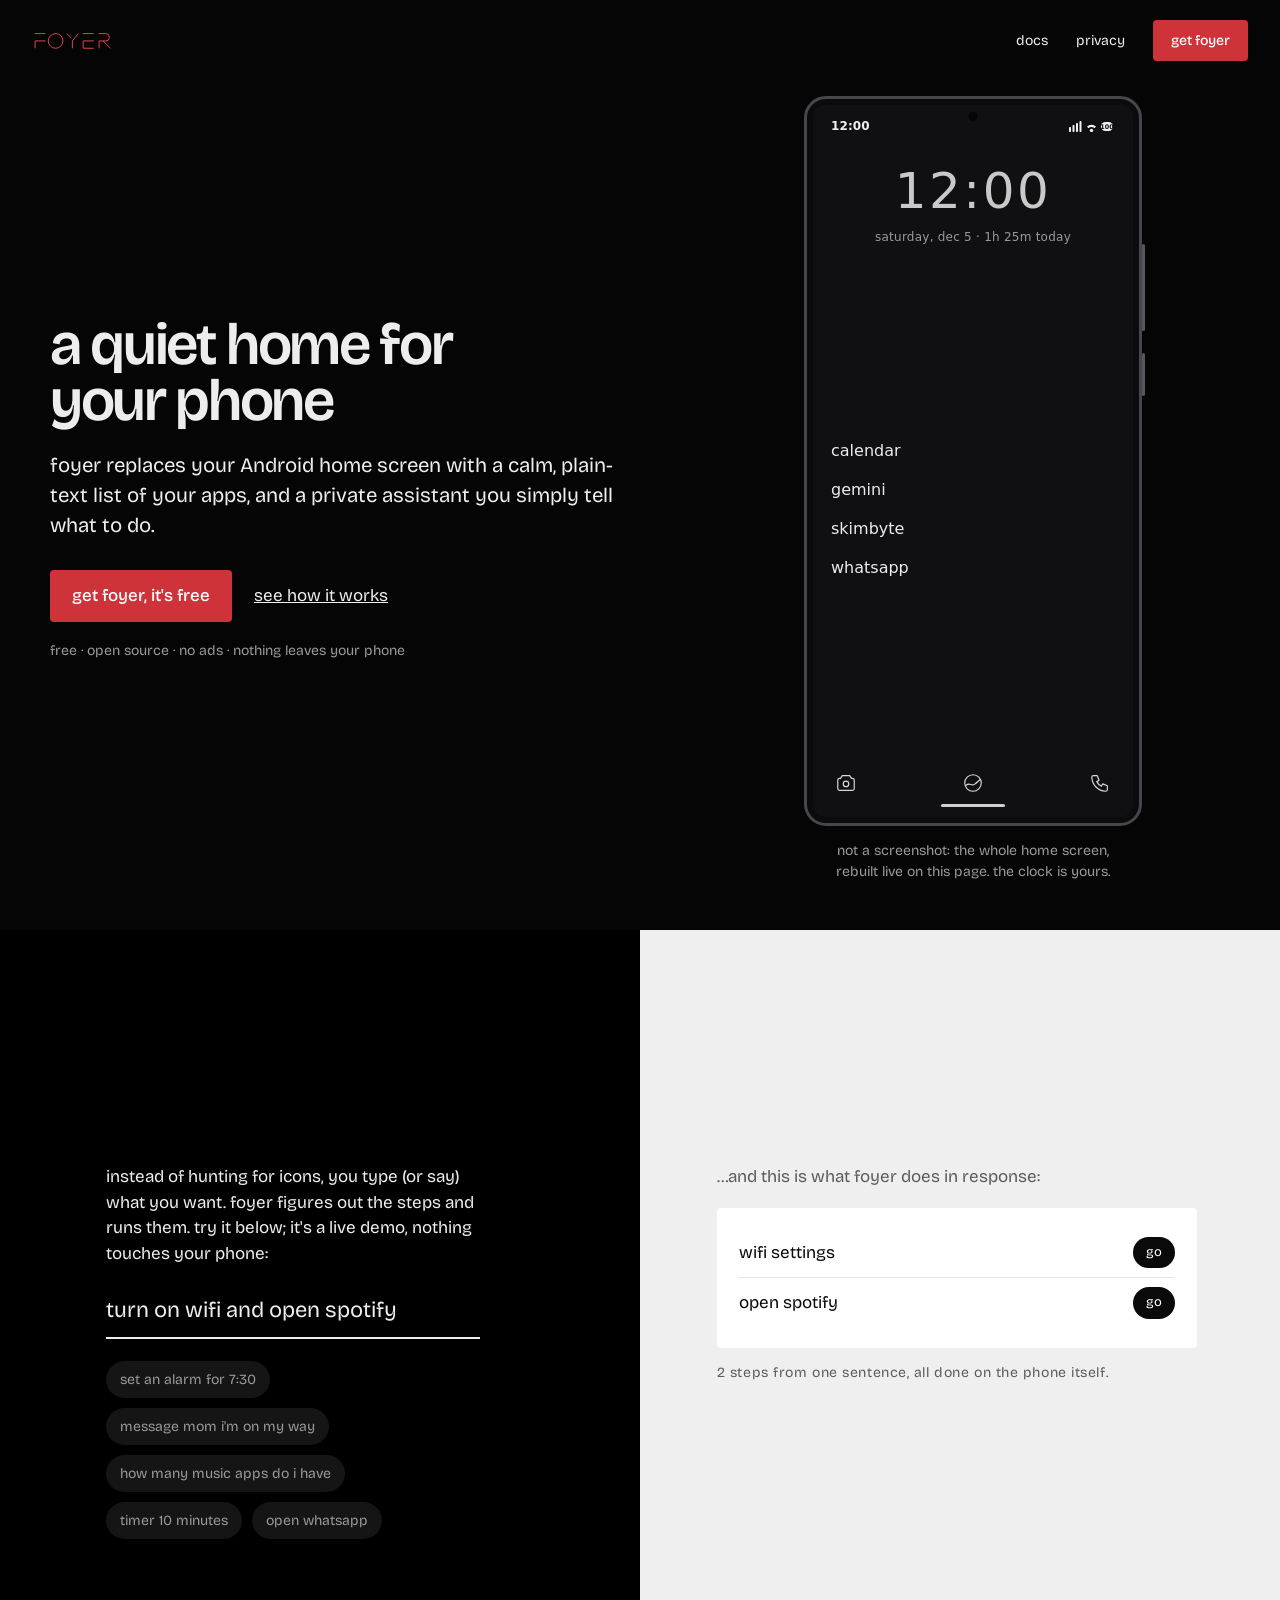
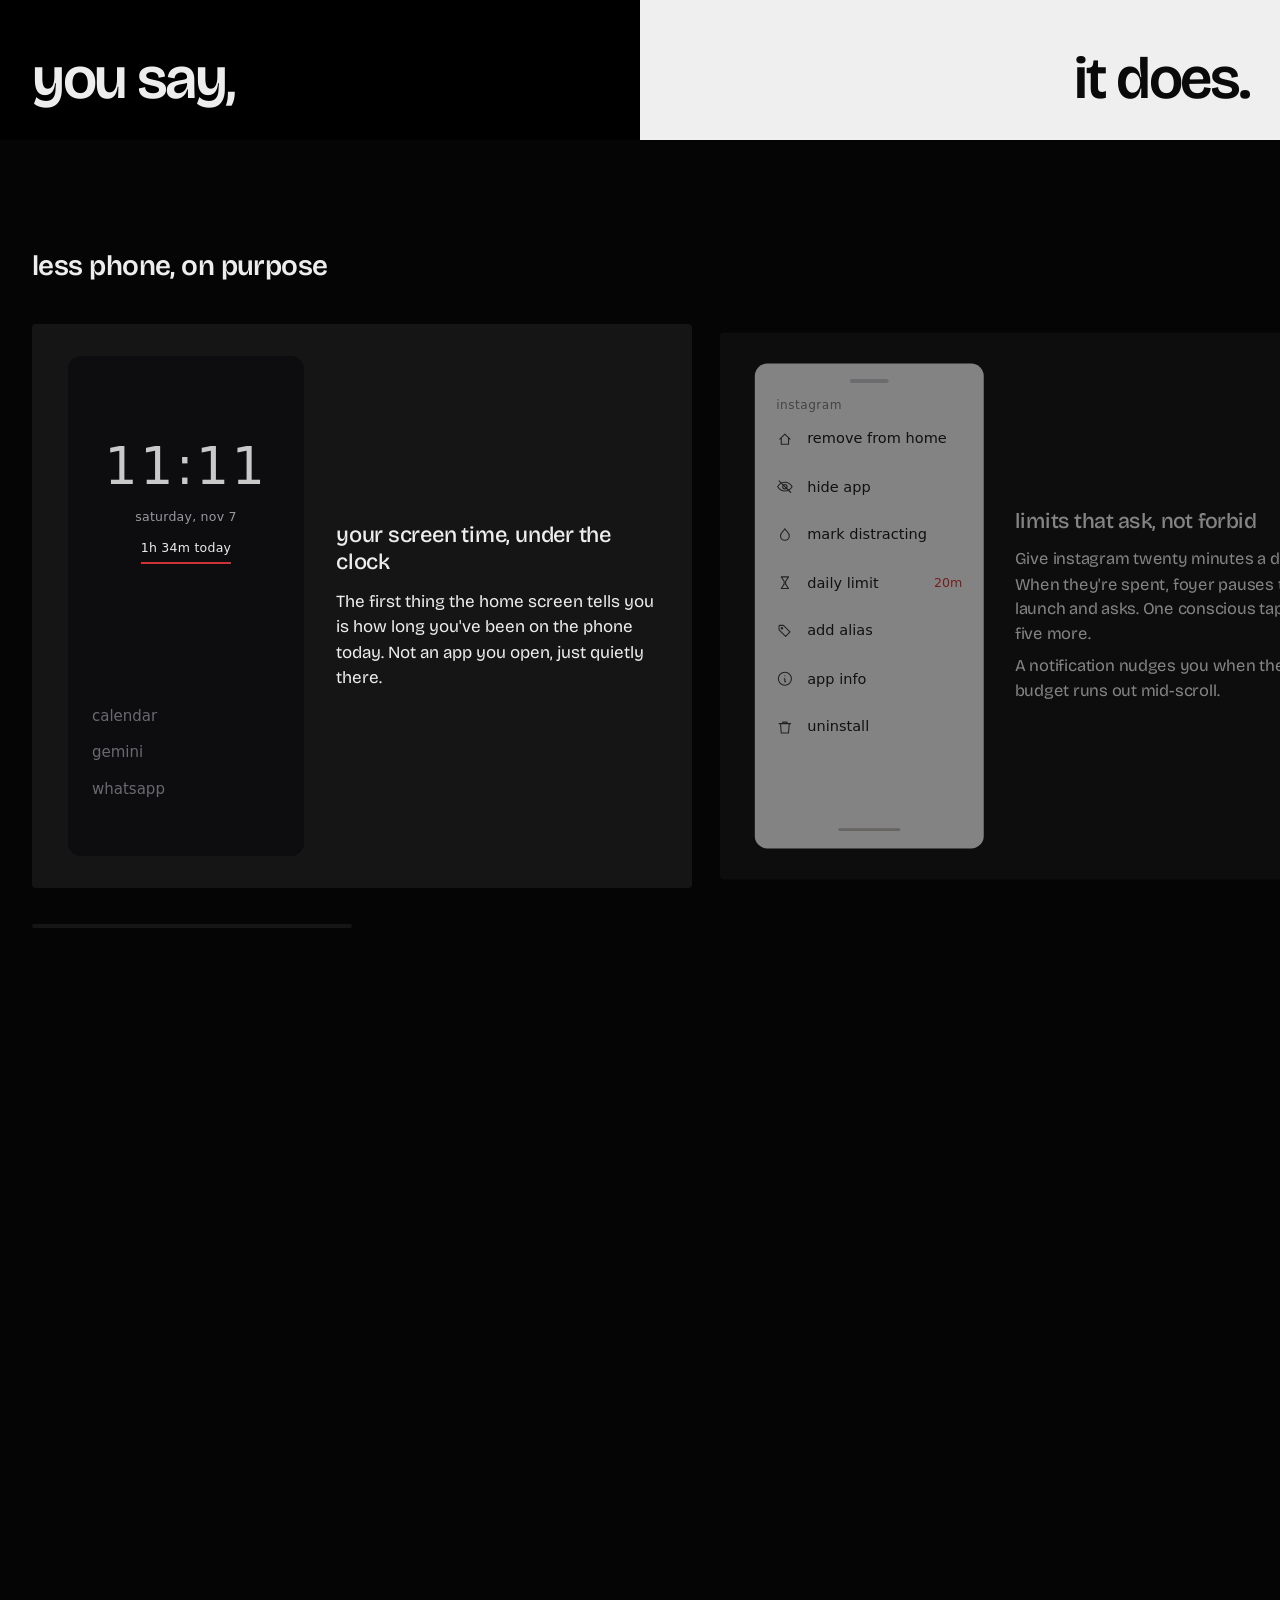
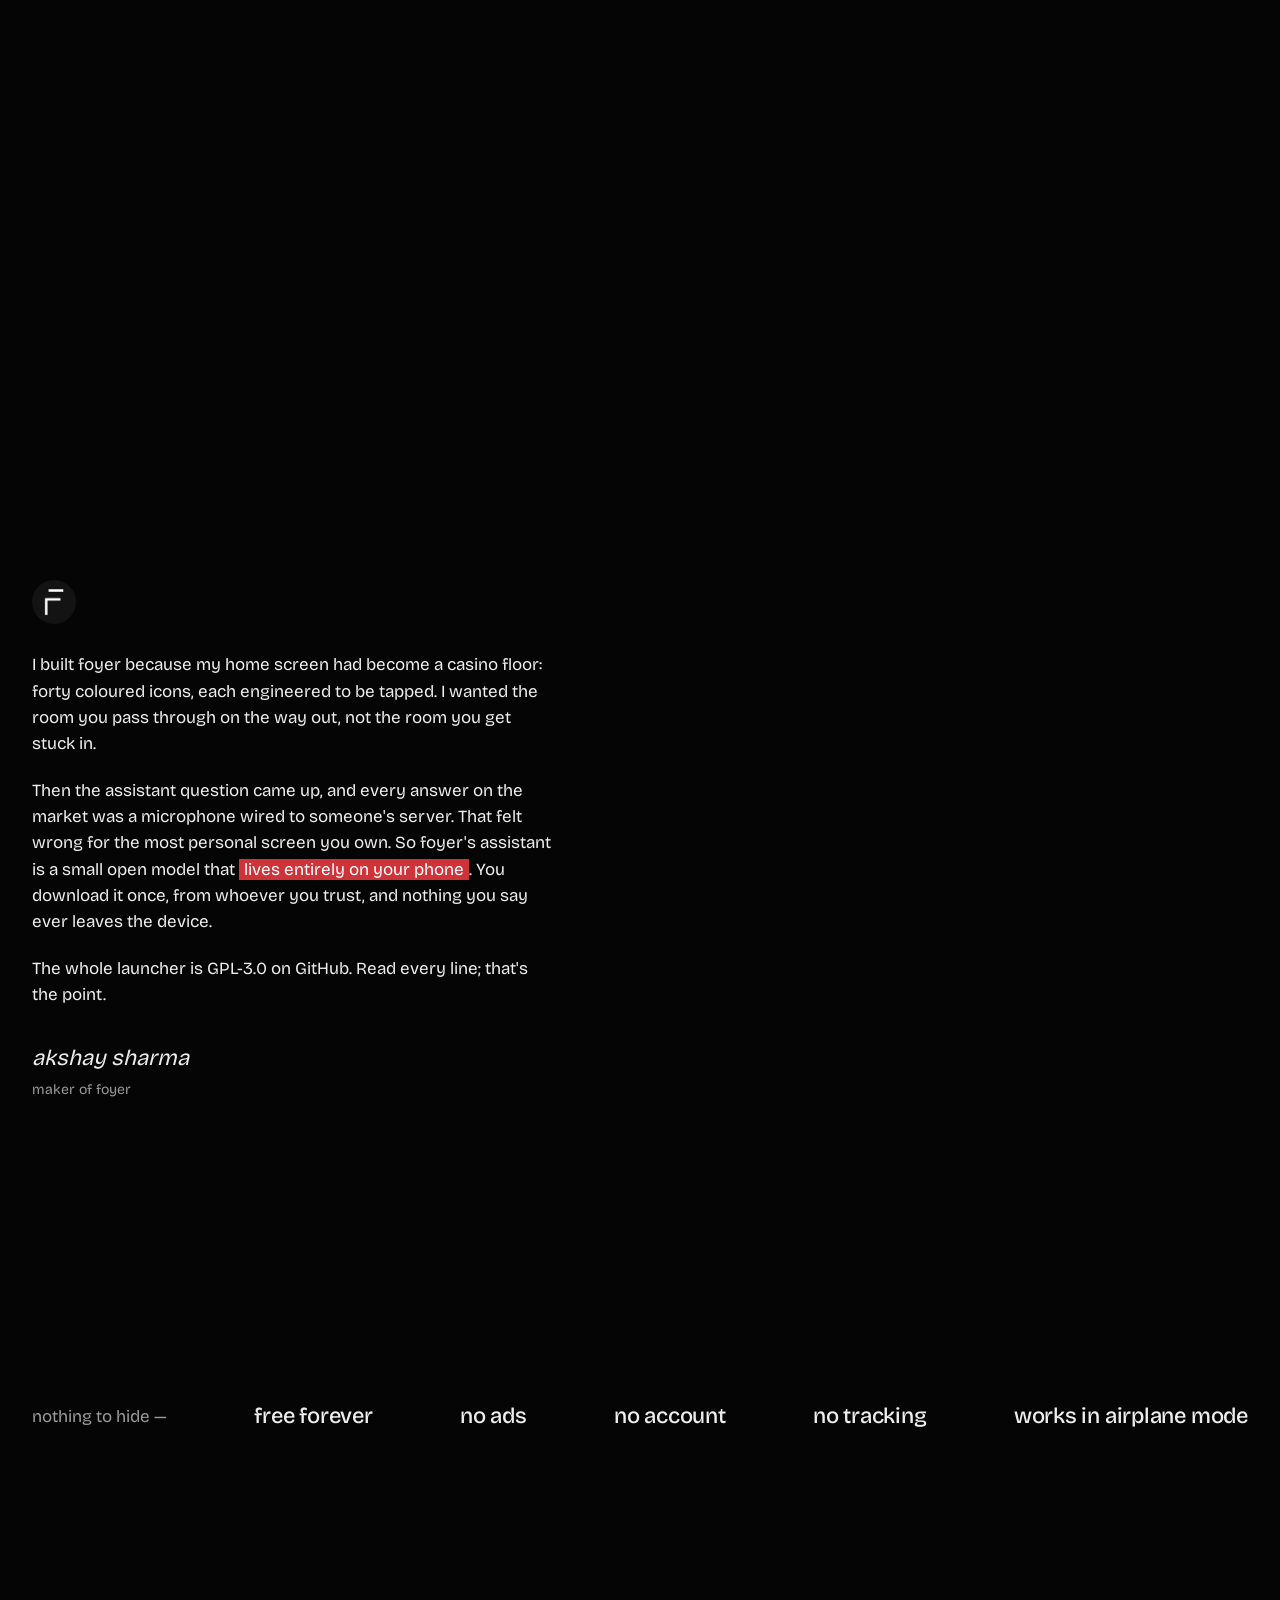
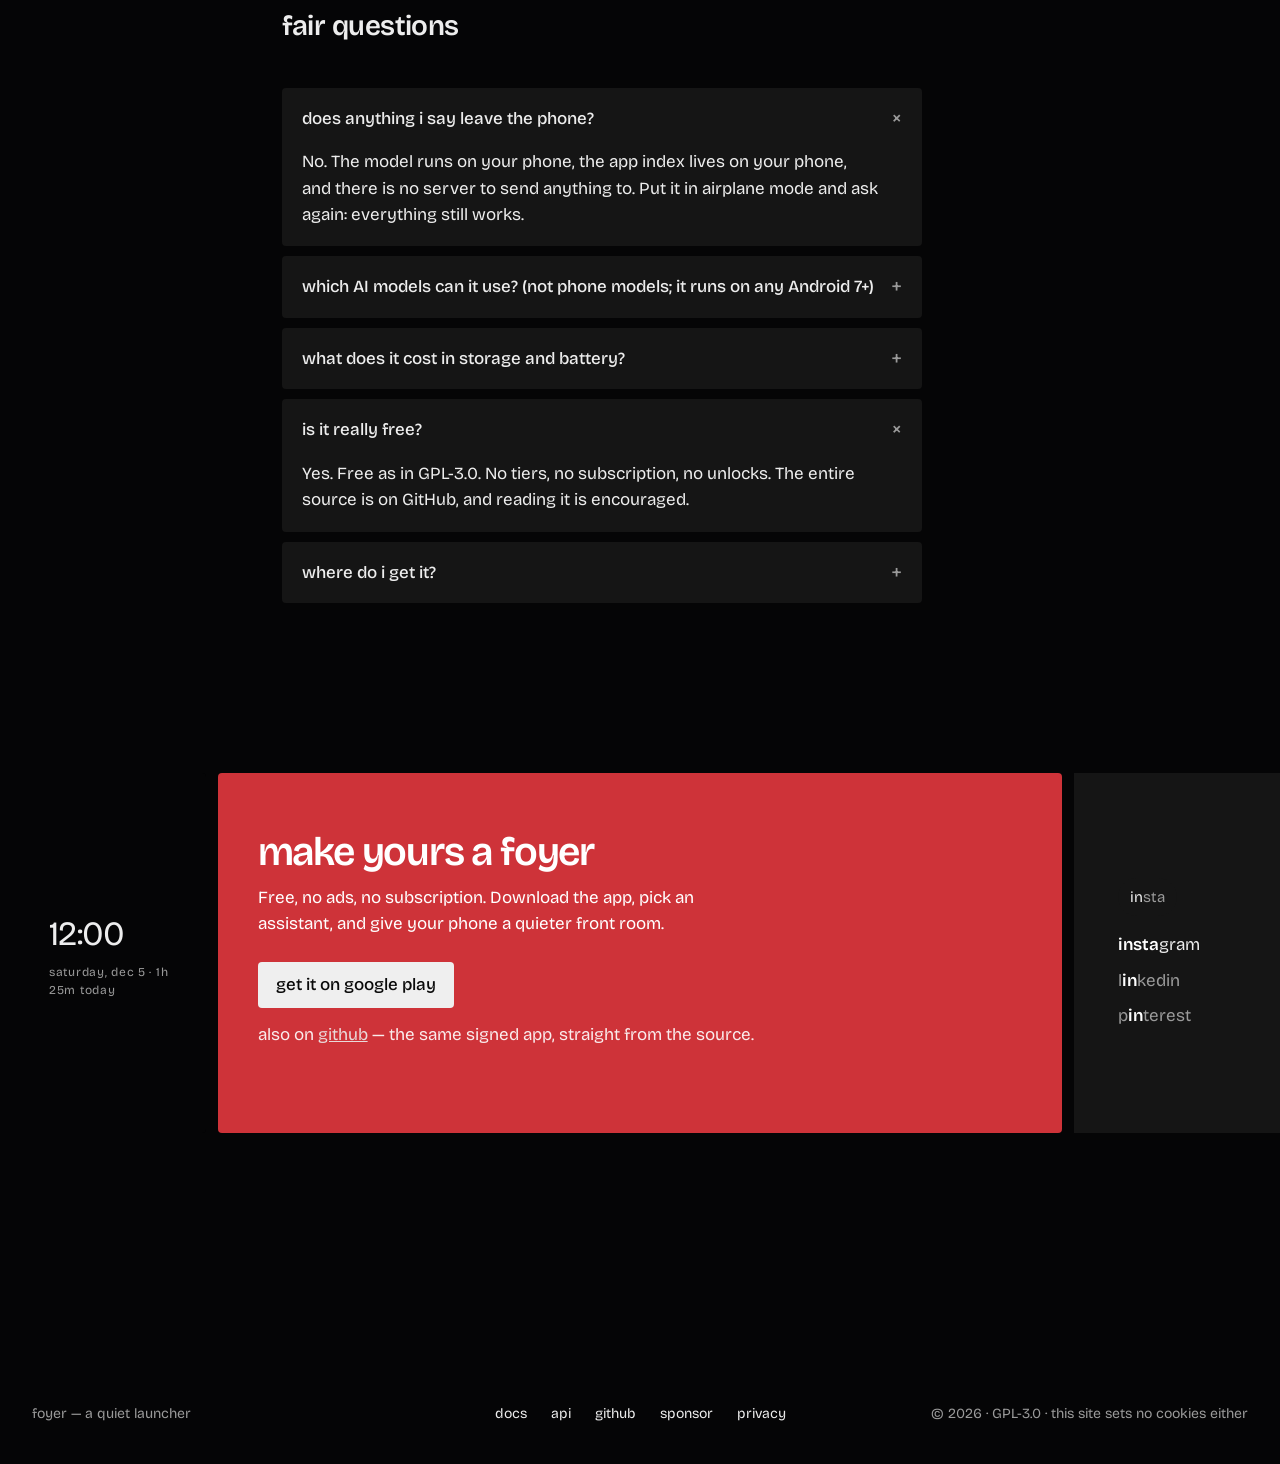
<file: website/index.html>
<!doctype html>
<html lang="en">
<head>
  <meta charset="utf-8">
  <meta name="viewport" content="width=device-width, initial-scale=1">
  <title>foyer — a quiet home for your phone</title>
  <meta name="description" content="A text-first Android launcher with a fully on-device AI assistant. No server, no account, no analytics — airplane mode changes nothing.">
  <meta property="og:title" content="foyer — a quiet home for your phone">
  <meta property="og:description" content="A text-first Android launcher with a fully on-device AI assistant.">
  <meta property="og:url" content="https://foyerlauncher.com/">
  <meta property="og:image" content="https://foyerlauncher.com/assets/og-image.png">
  <meta property="og:image:width" content="1200">
  <meta property="og:image:height" content="630">
  <meta name="twitter:card" content="summary_large_image">
  <meta name="twitter:title" content="foyer — a quiet home for your phone">
  <meta name="twitter:description" content="A text-first Android launcher with a fully on-device AI assistant.">
  <meta name="twitter:image" content="https://foyerlauncher.com/assets/og-image.png">
  <link rel="icon" type="image/png" sizes="32x32" href="assets/favicon-32.png">
  <link rel="icon" type="image/png" sizes="16x16" href="assets/favicon-16.png">
  <link rel="apple-touch-icon" sizes="180x180" href="assets/apple-touch-icon.png">
  <link rel="preconnect" href="https://fonts.googleapis.com">
  <link rel="preconnect" href="https://fonts.gstatic.com" crossorigin>
  <link href="https://fonts.googleapis.com/css2?family=Bricolage+Grotesque:opsz,wght@12..96,400;12..96,500;12..96,600&display=swap" rel="stylesheet">
  <link rel="stylesheet" href="style.css">
  <script>document.documentElement.classList.add("js");</script>
</head>
<body>

<header class="nav">
  <a class="wordmark" href="/" aria-label="foyer">
    <img src="assets/wordmark.svg" alt="foyer" width="110" height="22">
  </a>
  <nav class="nav-right">
    <a href="/docs/">docs</a>
    <a href="/docs/privacy/">privacy</a>
    <a class="button" href="https://play.google.com/store/apps/details?id=com.foyerlauncher.foyer">get foyer</a>
  </nav>
</header>

<!-- hero: one real phone, one plain sentence -->
<section class="hero" id="top">
  <div class="hero-grid">
    <div class="hero-copy">
      <h1 id="hero-head">a quiet home for your phone</h1>
      <p class="hero-sub rise">
        foyer replaces your Android home screen with a calm, plain-text list
        of your apps, and a private assistant you simply tell what to do.
      </p>
      <div class="hero-actions rise">
        <a class="button" href="https://play.google.com/store/apps/details?id=com.foyerlauncher.foyer">get foyer, it's free</a>
        <a class="ghost" href="#show">see how it works</a>
      </div>
      <p class="hero-fine rise">free · open source · no ads · nothing leaves your phone</p>
    </div>
    <div class="hero-phone rise in">
      <div class="phone">
        <div class="ui-home" data-ui role="img" aria-label="Foyer's home screen, rebuilt live: a thin digital clock showing your current time, today's date and screen time, a short plain-text list of apps, and the camera and phone shortcuts at the bottom">
          <div class="ui-status" aria-hidden="true">
            <span id="hero-status-time">11:11</span>
            <svg viewBox="0 0 46 12" width="46" height="12" fill="#f0f0f0">
              <rect x="0" y="7" width="2" height="5" rx="0.8"/><rect x="3.5" y="5" width="2" height="7" rx="0.8"/><rect x="7" y="3" width="2" height="9" rx="0.8"/><rect x="10.5" y="1" width="2" height="11" rx="0.8"/>
              <path d="M18 6.6 a6.4 6.4 0 0 1 9 0 l-1.5 1.6 a4.2 4.2 0 0 0 -6 0 z"/><circle cx="22.5" cy="10.4" r="1.7"/>
              <rect x="32" y="2" width="12" height="9" rx="4.5"/><text x="38" y="9.2" font-size="6.4" font-weight="700" fill="#101013" text-anchor="middle">100</text>
            </svg>
          </div>
          <div class="ui-top">
            <p class="ui-clock" id="hero-clock">11:11</p>
            <p class="ui-date" id="hero-date">thursday, nov 5 · 1h 25m today</p>
          </div>
          <div class="ui-apps" id="hero-apps">
            <span class="rise">calendar</span>
            <span class="rise">gemini</span>
            <span class="rise">skimbyte</span>
            <span class="rise">whatsapp</span>
          </div>
          <div class="ui-dock" aria-hidden="true">
            <svg viewBox="0 0 24 24" width="22" height="22" fill="none" stroke="#d6d6d6" stroke-width="1.3" stroke-linecap="round" stroke-linejoin="round"><path d="M5 7h1l2 -3h8l2 3h1a2 2 0 0 1 2 2v9a2 2 0 0 1 -2 2h-14a2 2 0 0 1 -2 -2v-9a2 2 0 0 1 2 -2z"/><circle cx="12" cy="13" r="3"/></svg>
            <svg viewBox="0 0 24 24" width="22" height="22" fill="none" stroke="#d6d6d6" stroke-width="1.3" stroke-linecap="round"><circle cx="12" cy="12" r="9"/><path d="M4.5 14.5 c3 -3.5 6 1 9 -1 s4 -3.5 6 -5"/></svg>
            <svg viewBox="0 0 24 24" width="22" height="22" fill="none" stroke="#d6d6d6" stroke-width="1.3" stroke-linecap="round" stroke-linejoin="round"><path d="M5 4h4l2 5l-2.5 1.5a11 11 0 0 0 5 5l1.5 -2.5l5 2v4a2 2 0 0 1 -2 2a16 16 0 0 1 -15 -15a2 2 0 0 1 2 -2z"/></svg>
          </div>
          <span class="ui-gesture" aria-hidden="true"></span>
        </div>
      </div>
      <p class="hero-caption">not a screenshot: the whole home screen, rebuilt live on this page. the clock is yours.</p>
    </div>
  </div>
</section>

<!-- showcase: the real router, running here -->
<section id="show" class="show" aria-label="try the assistant">
  <div class="show-fields">
    <div class="show-in">
      <div class="show-in-inner">
        <p class="show-intro">instead of hunting for icons, you type (or say) what you want. foyer figures out the steps and runs them. try it below; it's a live demo, nothing touches your phone:</p>
        <label class="visually-hidden" for="cmd">type a command</label>
        <input class="cmd" id="cmd" type="text" value="turn on wifi and open spotify"
               autocomplete="off" autocapitalize="none" spellcheck="false">
        <div class="chips" role="group" aria-label="example commands">
          <button type="button">set an alarm for 7:30</button>
          <button type="button">message mom i'm on my way</button>
          <button type="button">how many music apps do i have</button>
          <button type="button">timer 10 minutes</button>
          <button type="button">open whatsapp</button>
        </div>
      </div>
      <h2 class="show-head in">you say,</h2>
    </div>
    <div class="show-out">
      <div class="show-out-inner">
        <p class="out-intro">…and this is what foyer does in response:</p>
        <div class="plan" data-ui id="plan" aria-live="polite">
          <!-- filled by app.js; static fallback below -->
          <noscript>
            <div class="ui-row"><span class="ui-title">wifi settings</span><span class="ui-kind">setting</span></div>
            <div class="ui-row"><span class="ui-title">open spotify</span><span class="ui-kind">app</span></div>
          </noscript>
        </div>
        <p class="plan-note" id="plan-note"></p>
      </div>
      <h2 class="show-head out">it does.</h2>
    </div>
  </div>
</section>

<!-- features: a pinned reel — scroll drives the cards sideways -->
<section id="features" class="reel">
  <div class="reel-pin">
    <h2 class="rise">less phone, on purpose</h2>

    <div class="reel-track" id="reel-track">
      <article class="card">
        <div class="panel"><div class="rf rf-time" role="img" aria-label="The home clock, rebuilt: 11:11 above the date, with today's screen time right under it and a few favourite apps below">
          <p class="rf-clock">11:11</p>
          <p class="rf-date">saturday, nov 7</p>
          <p class="rf-today">1h 34m today</p>
          <div class="rf-faves" aria-hidden="true"><span>calendar</span><span>gemini</span><span>whatsapp</span></div>
        </div></div>
        <div class="card-text">
          <h3>your screen time, under the clock</h3>
          <p>The first thing the home screen tells you is how long you've been on the phone today. Not an app you open, just quietly there.</p>
        </div>
      </article>

      <article class="card">
        <div class="panel"><div class="rf rf-sheet" role="img" aria-label="The long-press sheet for instagram: remove from home, hide app, mark distracting, a 20-minute daily limit, add alias, app info, uninstall">
          <span class="rf-handle"></span>
          <p class="rf-app">instagram</p>
          <div class="rf-row"><svg viewBox="0 0 24 24" width="18" height="18" fill="none" stroke-width="1.5" stroke-linecap="round" stroke-linejoin="round"><path d="M5 12 12 5l7 7M7 10v9h10v-9"/></svg>remove from home</div>
          <div class="rf-row"><svg viewBox="0 0 24 24" width="18" height="18" fill="none" stroke-width="1.5" stroke-linecap="round" stroke-linejoin="round"><path d="M2 12s4-6 10-6 10 6 10 6-4 6-10 6-10-6-10-6z"/><circle cx="12" cy="12" r="3"/><path d="M4 4l16 16"/></svg>hide app</div>
          <div class="rf-row"><svg viewBox="0 0 24 24" width="18" height="18" fill="none" stroke-width="1.5" stroke-linecap="round" stroke-linejoin="round"><path d="M12 3c2 4 6 5 6 10a6 6 0 0 1-12 0c0-5 4-6 6-10z"/></svg>mark distracting</div>
          <div class="rf-row"><svg viewBox="0 0 24 24" width="18" height="18" fill="none" stroke-width="1.5" stroke-linecap="round" stroke-linejoin="round"><path d="M7 4h10l-4 6v4l4 6H7l4-6v-4L7 4z"/></svg>daily limit<span class="val on">20m</span></div>
          <div class="rf-row"><svg viewBox="0 0 24 24" width="18" height="18" fill="none" stroke-width="1.5" stroke-linecap="round" stroke-linejoin="round"><path d="M4 10V5a1 1 0 0 1 1-1h5l9 9-6 6-9-9z"/><circle cx="8" cy="8" r="1"/></svg>add alias</div>
          <div class="rf-row"><svg viewBox="0 0 24 24" width="18" height="18" fill="none" stroke-width="1.5" stroke-linecap="round" stroke-linejoin="round"><circle cx="12" cy="12" r="9"/><path d="M12 8h.01M11 12h1v4h1"/></svg>app info</div>
          <div class="rf-row"><svg viewBox="0 0 24 24" width="18" height="18" fill="none" stroke-width="1.5" stroke-linecap="round" stroke-linejoin="round"><path d="M4 7h16M9 7V5h6v2M6 7l1 13h10l1-13"/></svg>uninstall</div>
          <span class="rf-bar"></span>
        </div></div>
        <div class="card-text">
          <h3>limits that ask, not forbid</h3>
          <p>Give instagram twenty minutes a day. When they're spent, foyer pauses the launch and asks. One conscious tap buys five more.</p>
          <p>A notification nudges you when the budget runs out mid-scroll.</p>
        </div>
      </article>

      <article class="card">
        <div class="panel"><div class="rf rf-drawer" role="img" aria-label="A piece of the app drawer: searching 'in' bolds the match in instagram, linkedin and pinterest, with an a to z rail down the right edge">
          <p class="rf-search"><b>in</b>sta</p>
          <p class="rf-label">best match</p>
          <div class="rf-apps">
            <span><b>insta</b>gram</span>
            <span class="dim">l<b>in</b>kedin</span>
            <span class="dim">p<b>in</b>terest</span>
          </div>
          <p class="rf-label">frequently used</p>
          <div class="rf-apps">
            <span>whatsapp</span>
            <span>youtube</span>
            <span>camera</span>
          </div>
          <div class="rail" aria-hidden="true"><span>a</span><span>b</span><span>c</span><span>d</span><span>e</span><span>f</span><span>g</span><span class="near">h</span><span class="on">i</span><span class="near">j</span><span>k</span><span>l</span><span>m</span><span>n</span><span>o</span><span>p</span><span>q</span><span>r</span><span>s</span><span>t</span><span>u</span><span>v</span><span>w</span><span>x</span><span>y</span><span>z</span></div>
        </div></div>
        <div class="card-text">
          <h3>every app is one swipe and a letter away</h3>
          <p>The drawer is a text list with an A–Z rail. Search opens the keyboard by itself; aliases you teach ("insta") rank first.</p>
        </div>
      </article>

      <article class="card">
        <div class="panel"><div class="rf rf-split" role="img" aria-label="Appearance controls: accent swatches and font choices on the dark theme, background tones from true black to cream on the light one">
          <div class="half">
            <p class="rf-label">accent</p>
            <div class="dots">
              <span class="dot" style="background:#ececec"></span>
              <span class="dot sel" style="background:#d93036"></span>
              <span class="dot" style="background:#3a6bf0"></span>
              <span class="dot" style="background:#2a9d61"></span>
            </div>
            <p class="rf-label" style="margin-top:22px">font</p>
            <div class="frow"><span>inter</span><span class="radio sel"></span></div>
            <div class="frow" style="font-family:'Courier New',monospace"><span>mono</span><span class="radio"></span></div>
          </div>
          <div class="half light">
            <p class="rf-label">background</p>
            <div class="dots">
              <span class="dot" style="background:#101013"></span>
              <span class="dot sel" style="background:#000"></span>
              <span class="dot" style="background:#1a140e"></span>
              <span class="dot" style="background:#fdfdfb;border:1px solid #d9d7d2"></span>
              <span class="dot" style="background:#f2e9d8"></span>
            </div>
            <div class="frow" style="font-family:Georgia,serif;margin-top:24px"><span>serif</span><span class="radio"></span></div>
          </div>
        </div></div>
        <div class="card-text">
          <h3>curated, not customised to death</h3>
          <p>Three fonts, four accents, five background tones, true black to cream. Every pairing keeps its contrast — even a wallpaper earns its place quietly, under a scrim, never over the text.</p>
        </div>
      </article>

      <article class="card">
        <div class="panel"><div class="rf rf-clocks" role="img" aria-label="The four clock styles, each rebuilt on its own tile: digital, bold, a rotating dial, and plain hands, all reading 11:11">
          <div class="face"><p class="ck-digital">11:11</p><span class="tag">digital</span></div>
          <div class="face"><p class="ck-bold">11:11</p><span class="tag">bold</span></div>
          <div class="face">
            <svg width="92" height="92" viewBox="0 0 100 100" aria-hidden="true">
              <circle cx="70.0" cy="15.4" r="0.7" fill="#5c5c60"/><circle cx="73.5" cy="17.6" r="0.7" fill="#5c5c60"/><circle cx="76.8" cy="20.3" r="0.7" fill="#5c5c60"/><circle cx="79.7" cy="23.2" r="0.7" fill="#5c5c60"/><circle cx="84.6" cy="30.0" r="0.7" fill="#5c5c60"/><circle cx="86.5" cy="33.7" r="0.7" fill="#5c5c60"/><circle cx="88.0" cy="37.6" r="0.7" fill="#5c5c60"/><circle cx="89.1" cy="41.7" r="0.7" fill="#5c5c60"/><circle cx="90.0" cy="50.0" r="0.7" fill="#5c5c60"/><circle cx="89.8" cy="54.2" r="0.7" fill="#5c5c60"/><circle cx="89.1" cy="58.3" r="0.7" fill="#5c5c60"/><circle cx="88.0" cy="62.4" r="0.7" fill="#5c5c60"/><circle cx="84.6" cy="70.0" r="0.7" fill="#5c5c60"/><circle cx="82.4" cy="73.5" r="0.7" fill="#5c5c60"/><circle cx="79.7" cy="76.8" r="0.7" fill="#5c5c60"/><circle cx="76.8" cy="79.7" r="0.7" fill="#5c5c60"/><circle cx="70.0" cy="84.6" r="0.7" fill="#5c5c60"/><circle cx="66.3" cy="86.5" r="0.7" fill="#5c5c60"/><circle cx="62.4" cy="88.0" r="0.7" fill="#5c5c60"/><circle cx="58.3" cy="89.1" r="0.7" fill="#5c5c60"/><circle cx="50.0" cy="90.0" r="0.7" fill="#5c5c60"/><circle cx="45.8" cy="89.8" r="0.7" fill="#5c5c60"/><circle cx="41.7" cy="89.1" r="0.7" fill="#5c5c60"/><circle cx="37.6" cy="88.0" r="0.7" fill="#5c5c60"/><circle cx="30.0" cy="84.6" r="0.7" fill="#5c5c60"/><circle cx="26.5" cy="82.4" r="0.7" fill="#5c5c60"/><circle cx="23.2" cy="79.7" r="0.7" fill="#5c5c60"/><circle cx="20.3" cy="76.8" r="0.7" fill="#5c5c60"/><circle cx="15.4" cy="70.0" r="0.7" fill="#5c5c60"/><circle cx="13.5" cy="66.3" r="0.7" fill="#5c5c60"/><circle cx="12.0" cy="62.4" r="0.7" fill="#5c5c60"/><circle cx="10.9" cy="58.3" r="0.7" fill="#5c5c60"/><circle cx="10.0" cy="50.0" r="0.7" fill="#5c5c60"/><circle cx="10.2" cy="45.8" r="0.7" fill="#5c5c60"/><circle cx="10.9" cy="41.7" r="0.7" fill="#5c5c60"/><circle cx="12.0" cy="37.6" r="0.7" fill="#5c5c60"/><circle cx="15.4" cy="30.0" r="0.7" fill="#5c5c60"/><circle cx="17.6" cy="26.5" r="0.7" fill="#5c5c60"/><circle cx="20.3" cy="23.2" r="0.7" fill="#5c5c60"/><circle cx="23.2" cy="20.3" r="0.7" fill="#5c5c60"/><circle cx="30.0" cy="15.4" r="0.7" fill="#5c5c60"/><circle cx="33.7" cy="13.5" r="0.7" fill="#5c5c60"/><circle cx="37.6" cy="12.0" r="0.7" fill="#5c5c60"/><circle cx="41.7" cy="10.9" r="0.7" fill="#5c5c60"/><circle cx="50.0" cy="10.0" r="0.7" fill="#5c5c60"/><circle cx="54.2" cy="10.2" r="0.7" fill="#5c5c60"/><circle cx="58.3" cy="10.9" r="0.7" fill="#5c5c60"/><circle cx="62.4" cy="12.0" r="0.7" fill="#5c5c60"/>
              <text x="66.3" y="15.5" text-anchor="middle" font-size="5.6" fill="#737377">00</text><text x="82.4" y="28.5" text-anchor="middle" font-size="5.6" fill="#737377">05</text><text x="89.8" y="47.8" text-anchor="middle" font-size="5.6" fill="#737377">10</text><text x="86.5" y="68.3" text-anchor="middle" font-size="5.6" fill="#737377">15</text><text x="73.5" y="84.4" text-anchor="middle" font-size="5.6" fill="#737377">20</text><text x="54.2" y="91.8" text-anchor="middle" font-size="5.6" fill="#737377">25</text><text x="33.7" y="88.5" text-anchor="middle" font-size="5.6" fill="#737377">30</text><text x="17.6" y="75.5" text-anchor="middle" font-size="5.6" fill="#737377">35</text><text x="10.2" y="56.2" text-anchor="middle" font-size="5.6" fill="#737377">40</text><text x="13.5" y="35.7" text-anchor="middle" font-size="5.6" fill="#737377">45</text><text x="26.5" y="19.6" text-anchor="middle" font-size="5.6" fill="#737377">50</text><text x="45.8" y="12.2" text-anchor="middle" font-size="5.6" fill="#737377">55</text>
              <text x="60" y="57" text-anchor="middle" font-size="21" font-weight="500" fill="#e4e4e4">11</text>
              <circle cx="90" cy="50" r="8" fill="#0d0d10" stroke="#ce3339" stroke-width="1.2"/>
              <text x="90" y="52.4" text-anchor="middle" font-size="7" fill="#e4e4e4">11</text>
            </svg>
            <span class="tag">dial</span>
          </div>
          <div class="face">
            <svg width="92" height="92" viewBox="0 0 100 100" aria-hidden="true">
              <circle cx="50" cy="50" r="40" fill="none" stroke="#3b3b3f" stroke-width="1"/>
              <path d="M50 50 40.9 30" stroke="#e0e0e0" stroke-width="2.6" stroke-linecap="round"/>
              <path d="M50 50 79.2 37" stroke="#e0e0e0" stroke-width="1.8" stroke-linecap="round"/>
              <circle cx="50" cy="50" r="2.2" fill="#ce3339"/>
            </svg>
            <span class="tag">hands</span>
          </div>
        </div></div>
        <div class="card-text">
          <h3>four ways to tell time</h3>
          <p>Digital, bold, a rotating dial, or plain hands. Cycle the home screen clock from settings, or straight from the home menu.</p>
        </div>
      </article>

      <article class="card">
        <div class="panel"><div class="rf rf-edit" role="img" aria-label="Home edit mode: the clock block and the favourites block outlined on a dotted grid, the favourites block selected with accent resize handles, grid chips reading 5 by 8, 6 by 10 and 7 by 12, and a done pill">
          <div class="wgt wgt-clock">
            <p class="eclock">11:11</p>
            <p class="edate">saturday, nov 7 · 1h 34m today</p>
          </div>
          <div class="wgt wgt-faves sel">
            <span class="hdl h-t"></span><span class="hdl h-b"></span><span class="hdl h-l"></span><span class="hdl h-r"></span>
            <span>calendar</span><span>gemini</span><span>whatsapp</span>
          </div>
          <div class="chips" aria-hidden="true"><span class="chip">5×8</span><span class="chip on">6×10</span><span class="chip">7×12</span></div>
          <span class="done">done</span>
        </div></div>
        <div class="card-text">
          <h3>put it where your thumb lives</h3>
          <p>Long-press the home screen and the clock and favourites come loose: drag them anywhere on the grid, resize by the handles, pick how fine the grid is. Still text, still quiet — just where you want it.</p>
        </div>
      </article>

      <article class="card">
        <div class="panel"><div class="rf rf-wall" role="img" aria-label="A twilight wallpaper with a 'theme from wallpaper' switch turned on and the two colours foyer pulled from it — deep purple and violet — plus three more wallpapers, each shown with its own extracted pair">
          <div class="wp" aria-hidden="true"><img src="assets/wall/cliff-hero-twilight.png" alt="" loading="lazy"></div>
          <div class="trow"><span>theme from wallpaper</span><span class="wtoggle" style="background:#6b5292"></span></div>
          <div class="pulls">
            <span class="pdot" style="background:#2b2351"></span>
            <span class="pdot" style="background:#6b5292"></span>
            <span class="plabel">background &amp; accent, pulled from the photo — these pairs are foyer's real output</span>
          </div>
          <div class="alts" aria-hidden="true">
            <figure><img src="assets/wall/whale-ferry-lagoon.png" alt="" loading="lazy"><span class="mini"><i style="background:#bbe2ed"></i><i style="background:#2f6f8f"></i></span></figure>
            <figure><img src="assets/wall/hillside-cottage-matcha.png" alt="" loading="lazy"><span class="mini"><i style="background:#f4f1da"></i><i style="background:#8eb472"></i></span></figure>
            <figure><img src="assets/wall/summit-station-midnight.png" alt="" loading="lazy"><span class="mini"><i style="background:#0c1432"></i><i style="background:#2d6681"></i></span></figure>
          </div>
          <p class="wclock">11:<b style="color:#6b5292">11</b></p>
        </div></div>
        <div class="card-text">
          <h3>one photo, a whole theme</h3>
          <p>Add a wallpaper from your photos — picked privately, foyer never sees your library. Flip one switch and the launcher recolours itself from the photo's own colours, contrast computed, never guessed.</p>
        </div>
      </article>

      <article class="card">
        <div class="panel"><div class="rf rf-ai" role="img" aria-label="The ai settings, rebuilt: on-device ai switched on, the qwen 2.5 model ready, and buttons to test or change the model">
          <p class="ai-title">ai assistant</p>
          <div class="acard">
            <span><b>on-device ai</b><span class="sub">voice and typed commands, fully local</span></span>
            <span class="toggle"></span>
          </div>
          <p class="rf-label">model</p>
          <div class="acard">
            <span><b>qwen 2.5 · 0.5b · light</b><span class="sub">ready</span></span>
          </div>
          <div class="actions"><span class="btn">test model</span><span class="link">change model</span></div>
          <p class="rf-label">learn</p>
          <div class="acard">
            <span><b>how the ai works</b><span class="sub">the offline guide</span></span>
            <span class="chev">›</span>
          </div>
        </div></div>
        <div class="card-text">
          <h3>bring your own brain</h3>
          <p>Foyer ships no model. Paste a MediaPipe .task link or tap a suggestion, or choose a .task file already on your phone. Qwen 2.5 downloads with no account at all, and runs locally, forever.</p>
        </div>
      </article>
    </div>

    <div class="reel-progress" aria-hidden="true"><span id="reel-bar"></span></div>
  </div>
</section>

<!-- the letter -->
<section id="letter" class="letter">
  <div class="letter-inner">
    <img class="rise" src="assets/icon.png" alt="the foyer mark" width="44" height="44">
    <p class="rise">I built foyer because my home screen had become a casino floor: forty coloured icons, each engineered to be tapped. I wanted the room you pass through on the way out, not the room you get stuck in.</p>
    <p class="rise">Then the assistant question came up, and every answer on the market was a microphone wired to someone's server. That felt wrong for the most personal screen you own. So foyer's assistant is a small open model that <mark>lives entirely on your phone</mark>. You download it once, from whoever you trust, and nothing you say ever leaves the device.</p>
    <p class="rise">The whole launcher is GPL-3.0 on GitHub. Read every line; that's the point.</p>
    <p class="sign rise">akshay sharma</p>
    <p class="role rise">maker of foyer</p>
  </div>
</section>

<!-- proof: the quiet row -->
<section class="proof">
  <span class="lead-in rise">nothing to hide —</span>
  <b class="rise">free forever</b>
  <b class="rise">no ads</b>
  <b class="rise">no account</b>
  <b class="rise">no tracking</b>
  <b class="rise">works in airplane mode</b>
</section>


<!-- faq: the honest objections -->
<section class="faq" id="faq">
  <h2>fair questions</h2>

  <details class="rise" open>
    <summary>does anything i say leave the phone?</summary>
    <p>No. The model runs on your phone, the app index lives on your phone, and there is no server to send anything to. Put it in airplane mode and ask again: everything still works.</p>
  </details>

  <details class="rise">
    <summary>which AI models can it use? (not phone models; it runs on any Android 7+)</summary>
    <p>Any MediaPipe .task model. The settings page fills a known-good link with one tap: Qwen 2.5 downloads with no account; Gemma 3 needs a free Hugging Face license click and a read token. You can paste any URL you trust instead.</p>
  </details>

  <details class="rise">
    <summary>what does it cost in storage and battery?</summary>
    <p>The launcher itself is small and runs no background services. The model you pick takes 0.5–1.6&nbsp;GB of storage and uses the processor only in the moment you ask it something.</p>
  </details>

  <details class="rise" open>
    <summary>is it really free?</summary>
    <p>Yes. Free as in GPL-3.0. No tiers, no subscription, no unlocks. The entire source is on GitHub, and reading it is encouraged.</p>
  </details>

  <details class="rise">
    <summary>where do i get it?</summary>
    <p>It's live on <a href="https://play.google.com/store/apps/details?id=com.foyerlauncher.foyer">Google Play</a>. Prefer to sideload? Every <a href="https://github.com/akshay2211/Foyer/releases">GitHub release</a> carries the same signed APK. An F-Droid listing is still planned.</p>
  </details>
</section>

<!-- cta -->
<section id="cta" class="cta" aria-label="get foyer">
  <div class="tile-side frag rise"><div data-ui class="tile-ui">
    <p class="ui-clock" id="tile-clock">7:48</p>
    <p class="ui-date" id="tile-date">wednesday, oct 29 · 1h 25m today</p>
  </div></div>
  <div class="tile-main rise">
    <h2>make yours a foyer</h2>
    <p>Free, no ads, no subscription. Download the app, pick an assistant, and give your phone a quieter front room.</p>
    <a class="button" href="https://play.google.com/store/apps/details?id=com.foyerlauncher.foyer">get it on google play</a>
    <p class="tile-fine">also on <a href="https://github.com/akshay2211/Foyer/releases">github</a> — the same signed app, straight from the source.</p>
  </div>
  <div class="tile-side flat rise"><div data-ui class="tile-drawer" aria-hidden="true">
    <p class="ui-search"><b>in</b>sta</p>
    <div class="ui-apps">
      <span><b>insta</b>gram</span>
      <span>l<b>in</b>kedin</span>
      <span>p<b>in</b>terest</span>
    </div>
  </div></div>
</section>

<footer class="footer">
  <span>foyer — a quiet launcher</span>
  <nav>
    <a href="/docs/">docs</a>
    <a href="/api/">api</a>
    <a href="https://github.com/akshay2211/Foyer">github</a>
    <a href="https://github.com/sponsors/akshay2211">sponsor</a>
    <a href="/docs/privacy/">privacy</a>
  </nav>
  <span class="right">© 2026 · GPL-3.0 · this site sets no cookies either</span>
</footer>

<script src="app.js" defer></script>
</body>
</html>
</file>
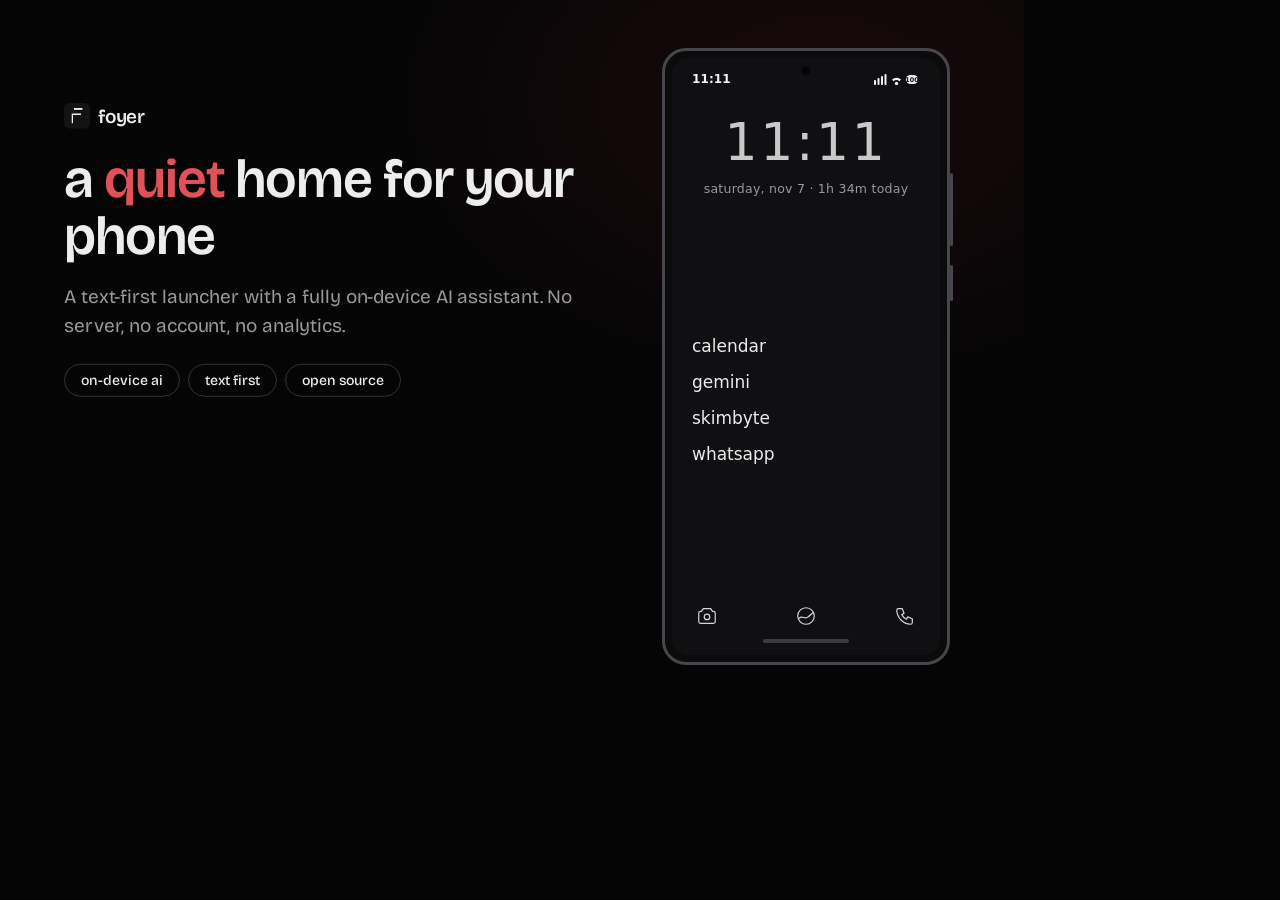
<file: marketing/templates/feature-graphic.html>
<!DOCTYPE html>
<html lang="en">
<head>
<meta charset="utf-8">
<link rel="stylesheet" href="foyer.css">
<style>
  html, body { width: 1024px; height: 500px; }
  .fg-glow {
    position: absolute; inset: 0;
    background: radial-gradient(640px 420px at 80% 20%, var(--accent), transparent 70%);
    opacity: 0.10;
  }
  .text { position: absolute; left: 64px; top: 50%; transform: translateY(-50%); width: 560px; }
  .brand { margin: 0; font-size: 19px; }
  .brand img { width: 26px; height: 26px; border-radius: 6px; }
  h1 { margin-top: 22px; font-size: 54px; line-height: 1.06; font-weight: 600; letter-spacing: -0.02em; }
  h1 em { font-style: normal; color: var(--accent-bright); }
  .lede { margin-top: 18px; font-size: 19px; line-height: 1.5; letter-spacing: -0.005em; color: var(--muted); }
  .chips { margin-top: 24px; display: flex; gap: 8px; }
  .chips span {
    font-size: 14px; font-weight: 500;
    border: 1px solid #333332; border-radius: 999px;
    padding: 7px 16px; color: var(--ink);
  }
  .stage-right { position: absolute; right: 74px; top: 48px; }
  .ui-home[data-ui] { width: 268px; }
</style>
</head>
<body>
<div class="fg-glow"></div>
<div class="text">
  <div class="brand"><img src="../../website/assets/icon.png" alt="">foyer</div>
  <h1>a <em>quiet</em> home for your phone</h1>
  <p class="lede">A text-first launcher with a fully on-device AI assistant. No server, no account, no analytics.</p>
  <div class="chips"><span>on-device ai</span><span>text first</span><span>open source</span></div>
</div>
<div class="stage-right"><div data-slot="home"></div></div>
<script src="ui-home.js"></script>
</body>
</html>
</file>
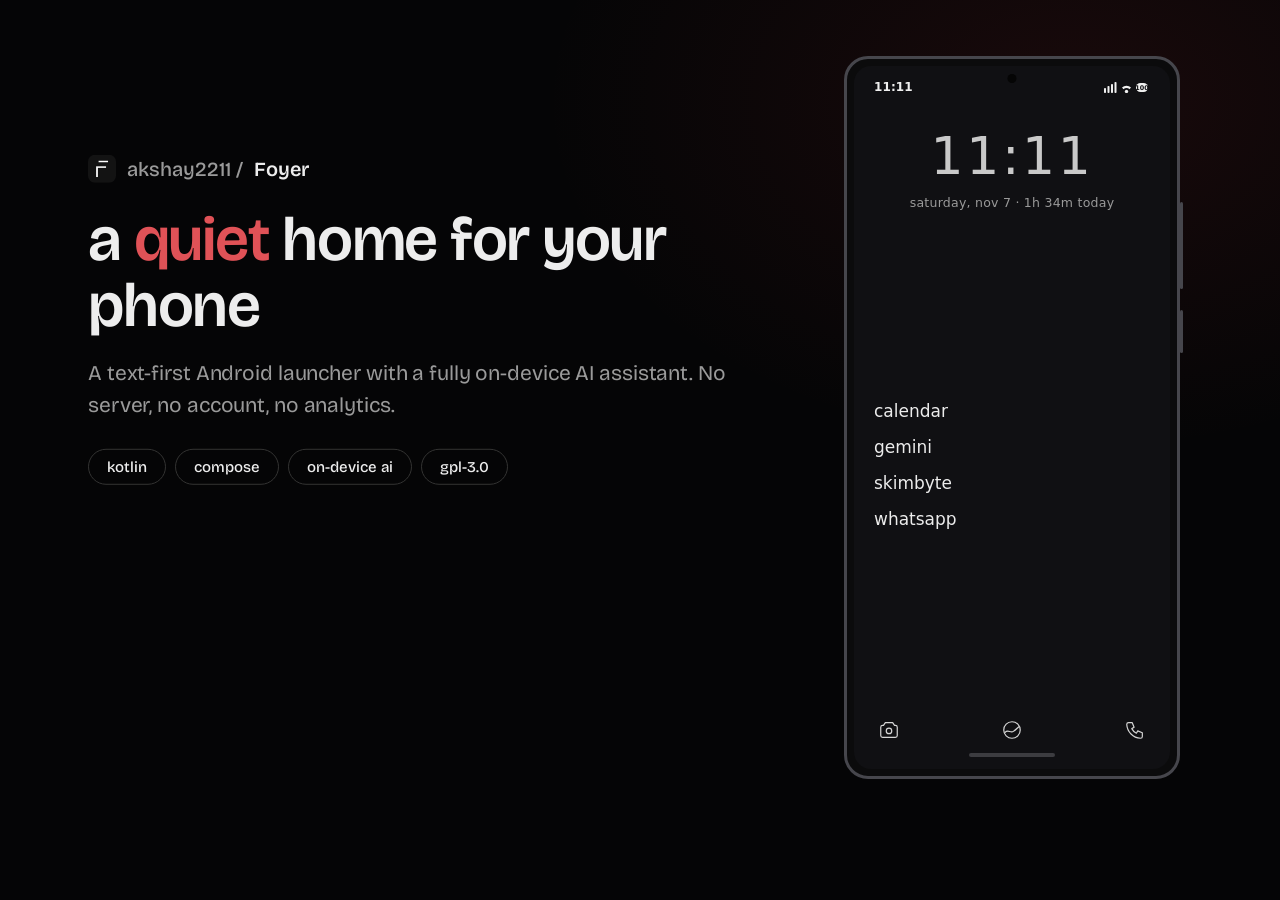
<file: marketing/templates/github-preview.html>
<!DOCTYPE html>
<html lang="en">
<head>
<meta charset="utf-8">
<link rel="stylesheet" href="foyer.css">
<style>
  html, body { width: 1280px; height: 640px; }
  .fg-glow {
    position: absolute; inset: 0;
    background: radial-gradient(760px 500px at 84% 16%, var(--accent), transparent 70%);
    opacity: 0.10;
  }
  .text { position: absolute; left: 88px; top: 50%; transform: translateY(-50%); width: 680px; }
  .repo { display: flex; align-items: center; gap: 11px; font-size: 20px; font-weight: 500; color: var(--muted); }
  .repo img { width: 28px; height: 28px; border-radius: 7px; display: block; }
  .repo b { color: var(--ink); font-weight: 600; }
  h1 { margin-top: 24px; font-size: 62px; line-height: 1.06; font-weight: 600; letter-spacing: -0.02em; }
  h1 em { font-style: normal; color: var(--accent-bright); }
  .lede { margin-top: 20px; font-size: 21px; line-height: 1.5; letter-spacing: -0.005em; color: var(--muted); }
  .chips { margin-top: 28px; display: flex; gap: 9px; }
  .chips span {
    font-size: 15px; font-weight: 500;
    border: 1px solid #333332; border-radius: 999px;
    padding: 8px 18px; color: var(--ink);
  }
  .stage-right { position: absolute; right: 100px; top: 56px; }
  .ui-home[data-ui] { width: 316px; }
</style>
</head>
<body>
<div class="fg-glow"></div>
<div class="text">
  <div class="repo"><img src="../../website/assets/icon.png" alt="">akshay2211 / <b>Foyer</b></div>
  <h1>a <em>quiet</em> home for your phone</h1>
  <p class="lede">A text-first Android launcher with a fully on-device AI assistant. No server, no account, no analytics.</p>
  <div class="chips"><span>kotlin</span><span>compose</span><span>on-device ai</span><span>gpl-3.0</span></div>
</div>
<div class="stage-right"><div data-slot="home"></div></div>
<script src="ui-home.js"></script>
</body>
</html>
</file>
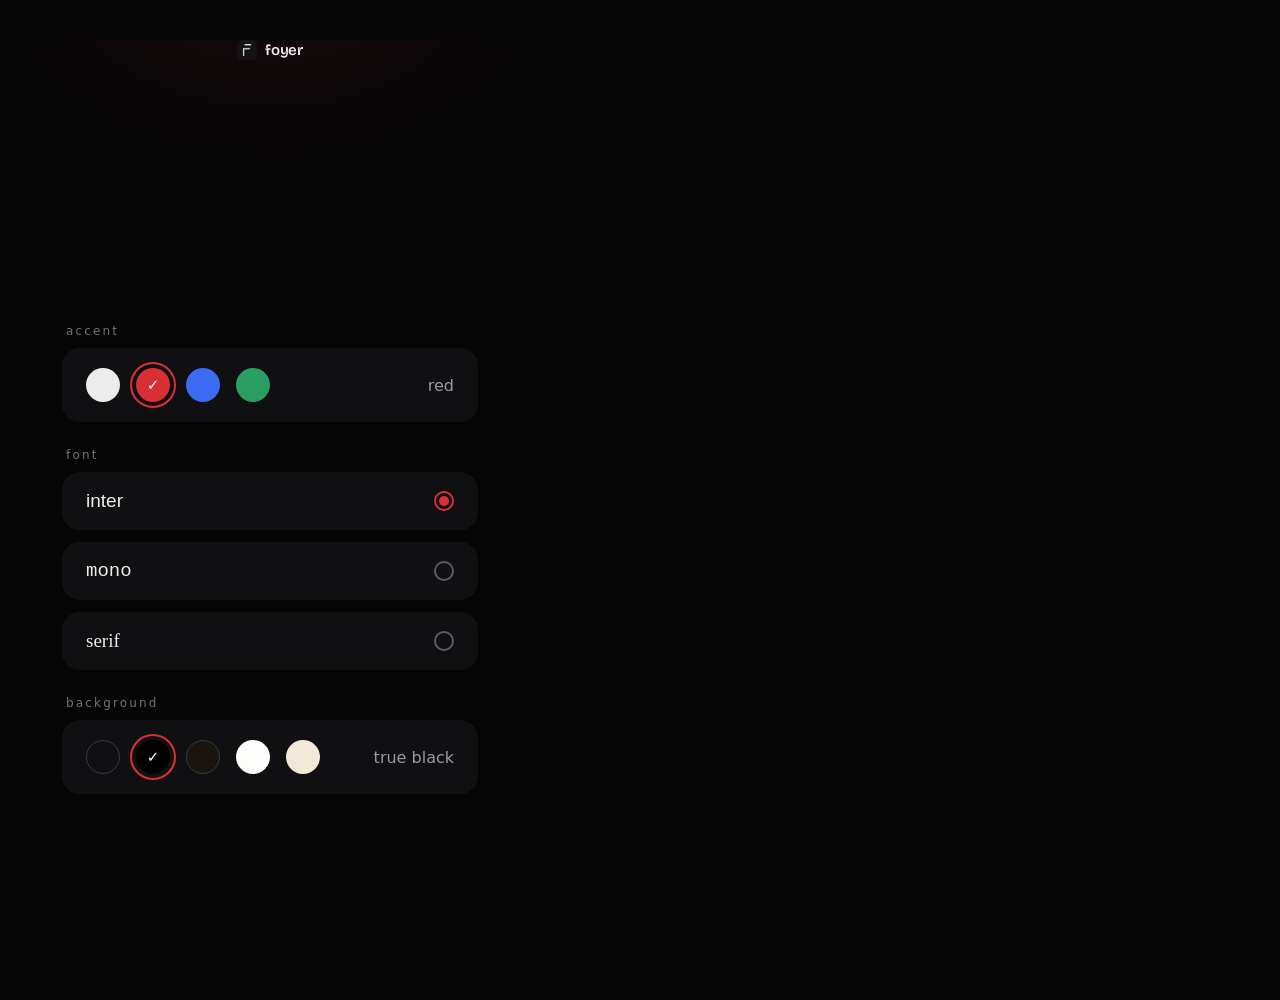
<file: marketing/templates/panel-appearance.html>
<!DOCTYPE html>
<html lang="en">
<head>
<meta charset="utf-8">
<link rel="stylesheet" href="foyer.css">
<style>
  html, body { width: 540px; height: 960px; }
  .stage { top: 250px; bottom: 0; flex-direction: column; justify-content: flex-start; gap: 16px; padding: 24px 62px 0; align-items: stretch; }
  .group-label { font-size: 12px; letter-spacing: 0.18em; color: #737377; font-family: var(--app-font); margin: 10px 0 -6px 4px; }
  .card {
    background: var(--app-bg);
    border-radius: 18px;
    padding: 20px 24px;
    font-family: var(--app-font);
    display: flex; align-items: center; justify-content: space-between;
  }
  /* accent swatches */
  .dots { display: flex; gap: 16px; }
  .dot { width: 34px; height: 34px; border-radius: 50%; position: relative; }
  .dot.sel::after {
    content: ""; position: absolute; inset: -6px;
    border: 2px solid #d93036; border-radius: 50%;
  }
  .dot.sel::before {
    content: "✓"; position: absolute; inset: 0;
    display: flex; align-items: center; justify-content: center;
    color: #fff; font-size: 15px;
  }
  .side { color: #9a9a9e; font-size: 16px; }
  /* font choices */
  .fonts { display: grid; gap: 12px; }
  .fonts .card { padding: 18px 24px; }
  .fname { font-size: 19px; color: #ececec; }
  .radio { width: 20px; height: 20px; border: 2px solid #5c5c60; border-radius: 50%; position: relative; }
  .radio.sel { border-color: #d93036; }
  .radio.sel::after { content: ""; position: absolute; inset: 3px; background: #d93036; border-radius: 50%; }
</style>
</head>
<body>
<div class="glow"></div>
<div class="brand"><img src="../../website/assets/icon.png" alt="">foyer</div>
<h1 class="caption" id="title"></h1>
<p class="sub" id="sub"></p>
<div class="stage">
  <div class="group-label">accent</div>
  <div class="card">
    <div class="dots">
      <span class="dot" style="background:#ececec"></span>
      <span class="dot sel" style="background:#d93036"></span>
      <span class="dot" style="background:#3a6bf0"></span>
      <span class="dot" style="background:#2a9d61"></span>
    </div>
    <span class="side">red</span>
  </div>
  <div class="group-label">font</div>
  <div class="fonts">
    <div class="card"><span class="fname" style="font-family: Roboto, 'Helvetica Neue', sans-serif;">inter</span><span class="radio sel"></span></div>
    <div class="card"><span class="fname" style="font-family: 'Courier New', monospace;">mono</span><span class="radio"></span></div>
    <div class="card"><span class="fname" style="font-family: Georgia, serif;">serif</span><span class="radio"></span></div>
  </div>
  <div class="group-label">background</div>
  <div class="card">
    <div class="dots">
      <span class="dot" style="background:#101013; border: 1px solid #3a3a3e;"></span>
      <span class="dot sel" style="background:#000"></span>
      <span class="dot" style="background:#1a140e; border: 1px solid #3a3a3e;"></span>
      <span class="dot" style="background:#fdfdfb"></span>
      <span class="dot" style="background:#f2e9d8"></span>
    </div>
    <span class="side">true black</span>
  </div>
</div>
<script>
  const q = new URLSearchParams(location.search);
  document.getElementById('title').innerHTML = q.get('title') || '';
  document.getElementById('sub').textContent = q.get('sub') || '';
</script>
</body>
</html>
</file>
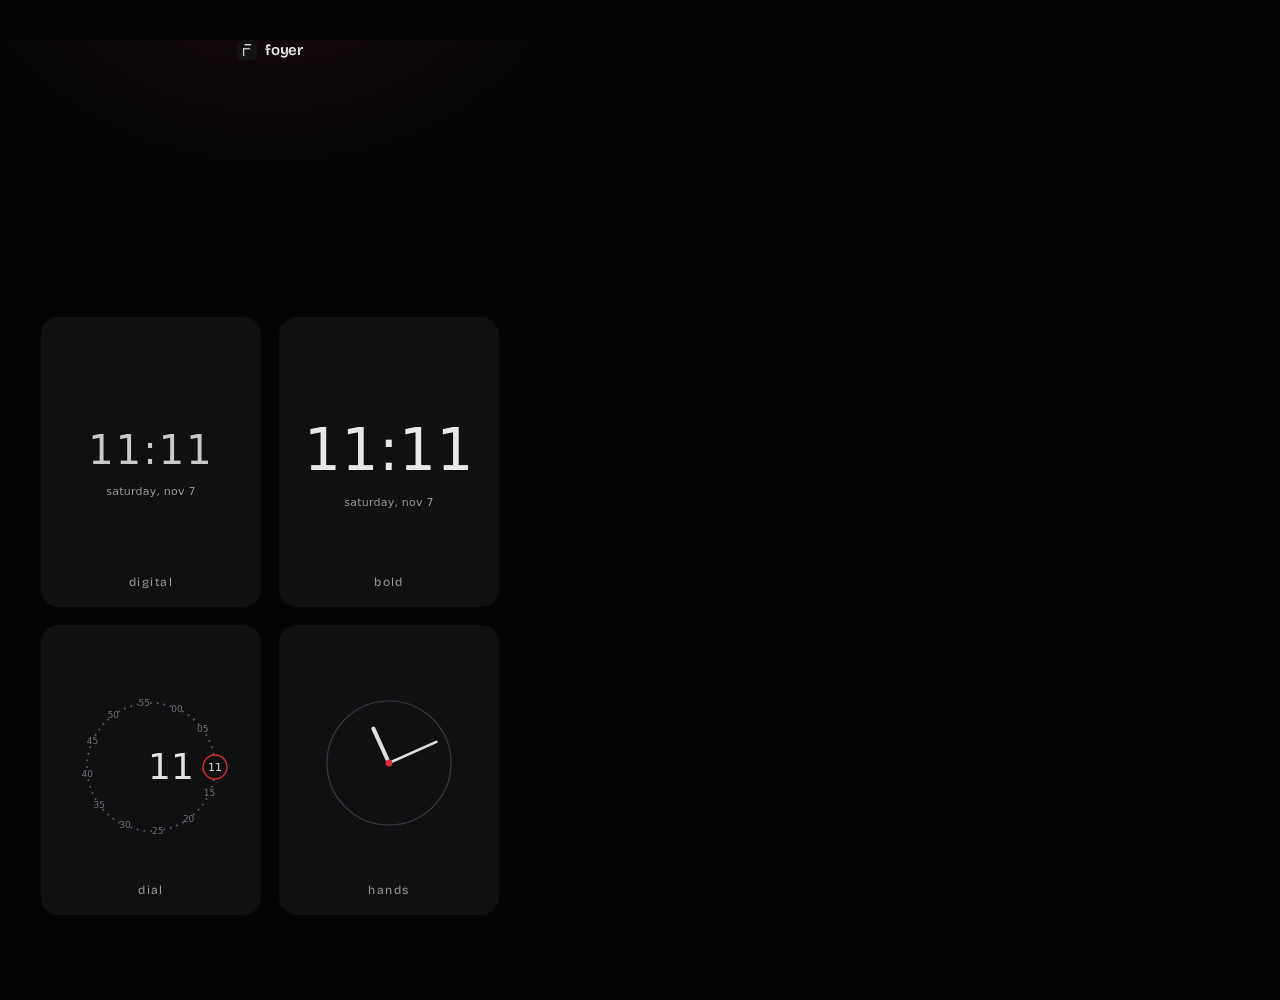
<file: marketing/templates/panel-clocks.html>
<!DOCTYPE html>
<html lang="en">
<head>
<meta charset="utf-8">
<link rel="stylesheet" href="foyer.css">
<style>
  html, body { width: 540px; height: 960px; }
  .stage { top: 248px; bottom: 56px; }
  .grid {
    display: grid; grid-template-columns: 220px 220px; grid-auto-rows: 290px;
    gap: 18px;
  }
  .face {
    background: var(--app-bg);
    border-radius: 18px;
    display: flex; flex-direction: column; align-items: center; justify-content: center;
    gap: 0; position: relative;
    font-family: var(--app-font);
  }
  .face .ui-tag { position: absolute; bottom: 18px; }
  .clock-digital { font-size: 40px; font-weight: 100; letter-spacing: 0.05em; color: var(--app-clock); }
  .clock-bold { font-size: 58px; font-weight: 400; letter-spacing: 0.01em; color: #e8e8e8; }
  .face .ui-date { color: #9a9a9a; font-size: 11px; letter-spacing: 0.02em; margin-top: 12px; font-family: var(--app-font); }
  svg text { font-family: var(--app-font); }
</style>
</head>
<body>
<div class="glow"></div>
<div class="brand"><img src="../../website/assets/icon.png" alt="">foyer</div>
<h1 class="caption" id="title"></h1>
<p class="sub" id="sub"></p>
<div class="stage">
  <div class="grid">
    <div class="face">
      <div class="clock-digital">11:11</div>
      <div class="ui-date">saturday, nov 7</div>
      <span class="ui-tag">digital</span>
    </div>
    <div class="face">
      <div class="clock-bold">11:11</div>
      <div class="ui-date">saturday, nov 7</div>
      <span class="ui-tag">bold</span>
    </div>
    <div class="face">
      <svg id="dial" width="180" height="190" viewBox="0 0 180 190"></svg>
      <span class="ui-tag">dial</span>
    </div>
    <div class="face">
      <svg width="180" height="190" viewBox="0 0 180 190">
        <circle cx="90" cy="88" r="62" fill="none" stroke="#3b3b3f" stroke-width="1.2"/>
        <!-- 11:11 — hour at 335.5°, minute at 66° from 12 o'clock -->
        <line x1="90" y1="88" x2="74.4" y2="53.6" stroke="#e0e0e0" stroke-width="4" stroke-linecap="round"/>
        <line x1="90" y1="88" x2="137.4" y2="66.9" stroke="#e0e0e0" stroke-width="2.6" stroke-linecap="round"/>
        <circle cx="90" cy="88" r="3.4" fill="#d93036"/>
      </svg>
      <span class="ui-tag">hands</span>
    </div>
  </div>
</div>
<script>
  const q = new URLSearchParams(location.search);
  document.getElementById('title').innerHTML = q.get('title') || '';
  document.getElementById('sub').textContent = q.get('sub') || '';

  // The rotating dial at 11:11 — current minute sits at 3 o'clock, like the app.
  const svg = document.getElementById('dial');
  const NS = 'http://www.w3.org/2000/svg';
  const cx = 90, cy = 92, R = 64, minute = 11;
  for (let m = 0; m < 60; m++) {
    if (m % 5 === 0) continue;
    const a = (m - minute) * Math.PI / 30;           // minute m, rotated so `minute` is east
    const d = document.createElementNS(NS, 'circle');
    d.setAttribute('cx', cx + R * Math.cos(a));
    d.setAttribute('cy', cy + R * Math.sin(a));
    d.setAttribute('r', 1);
    d.setAttribute('fill', '#5c5c60');
    svg.appendChild(d);
  }
  for (let m = 0; m < 60; m += 5) {
    const a = (m - minute) * Math.PI / 30;
    const t = document.createElementNS(NS, 'text');
    t.setAttribute('x', cx + R * Math.cos(a));
    t.setAttribute('y', cy + R * Math.sin(a) + 3);
    t.setAttribute('text-anchor', 'middle');
    t.setAttribute('font-size', '9');
    t.setAttribute('fill', '#737377');
    t.textContent = String(m).padStart(2, '0');
    svg.appendChild(t);
  }
  // hour digits just left of the minute badge; badge sits on the ring at the current minute (east)
  const hour = document.createElementNS(NS, 'text');
  hour.setAttribute('x', cx + 20); hour.setAttribute('y', cy + 12);
  hour.setAttribute('text-anchor', 'middle');
  hour.setAttribute('font-size', '36'); hour.setAttribute('font-weight', '500');
  hour.setAttribute('fill', '#e4e4e4');
  hour.textContent = '11';
  svg.appendChild(hour);
  const ring = document.createElementNS(NS, 'circle');
  ring.setAttribute('cx', cx + R); ring.setAttribute('cy', cy);
  ring.setAttribute('r', 12);
  ring.setAttribute('fill', '#101013'); ring.setAttribute('stroke', '#d93036'); ring.setAttribute('stroke-width', '1.3');
  svg.appendChild(ring);
  const min = document.createElementNS(NS, 'text');
  min.setAttribute('x', cx + R); min.setAttribute('y', cy + 4);
  min.setAttribute('text-anchor', 'middle');
  min.setAttribute('font-size', '11'); min.setAttribute('fill', '#e4e4e4');
  min.textContent = '11';
  svg.appendChild(min);
</script>
</body>
</html>
</file>
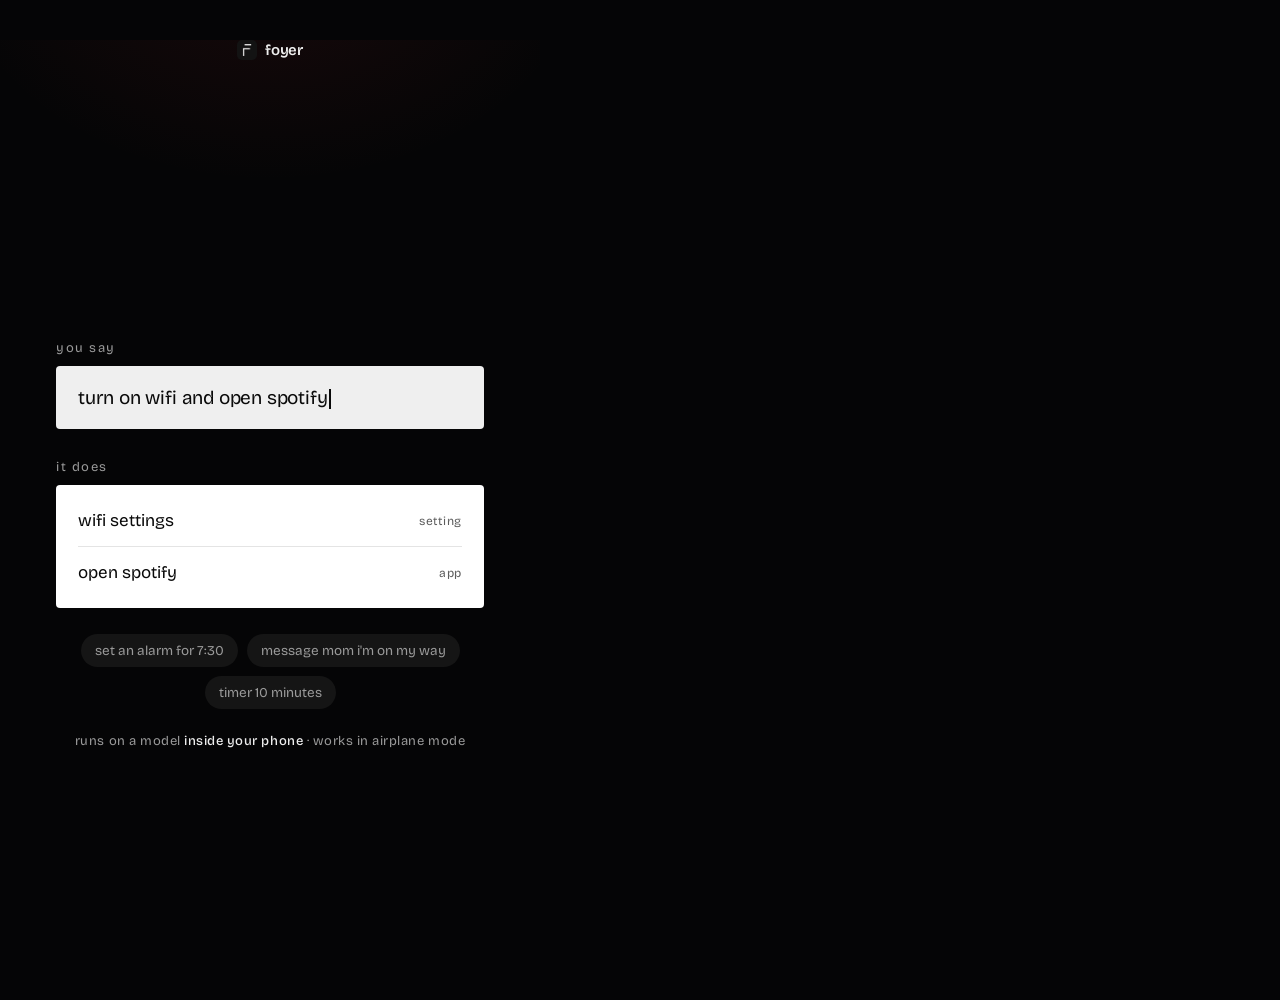
<file: marketing/templates/panel-command.html>
<!DOCTYPE html>
<html lang="en">
<head>
<meta charset="utf-8">
<link rel="stylesheet" href="foyer.css">
<style>
  html, body { width: 540px; height: 960px; }
  .stage { top: 250px; bottom: 0; flex-direction: column; justify-content: flex-start; gap: 0; padding: 24px 56px 0; align-items: stretch; }
  /* the command field, as on the website's live demo */
  .cmd {
    background: var(--field); color: var(--field-ink);
    border-radius: var(--radius);
    padding: 20px 22px;
    font-size: 19px; letter-spacing: -0.01em;
  }
  .cmd .caret { display: inline-block; width: 2px; height: 1.05em; background: var(--field-ink); vertical-align: text-bottom; margin-left: 1px; }
  .say { margin: 26px 0 10px; color: var(--muted); font-size: 13px; letter-spacing: 0.12em; }
  .plan {
    background: #fff; color: var(--field-ink);
    border-radius: var(--radius);
    padding: 10px 22px;
  }
  .ui-row {
    display: flex; justify-content: space-between; align-items: center;
    font-size: 17px; padding: 15px 0;
    border-top: 1px solid #e4e4e4;
  }
  .ui-row:first-child { border-top: 0; }
  .ui-kind { font-size: 12px; color: var(--field-muted); letter-spacing: 0.06em; }
  .chips { margin-top: 26px; display: flex; flex-wrap: wrap; gap: 9px; justify-content: center; }
  .chips span {
    background: var(--surface); color: var(--muted);
    border-radius: 999px; padding: 8px 14px; font-size: 13.5px;
  }
  .note { margin-top: 24px; text-align: center; color: var(--muted); font-size: 13px; letter-spacing: 0.04em; }
  .note b { color: var(--ink); font-weight: 500; }
</style>
</head>
<body>
<div class="glow"></div>
<div class="brand"><img src="../../website/assets/icon.png" alt="">foyer</div>
<h1 class="caption" id="title"></h1>
<p class="sub" id="sub"></p>
<div class="stage">
  <div class="say">you say</div>
  <div class="cmd">turn on wifi and open spotify<span class="caret"></span></div>
  <div class="say" style="margin-top: 30px;">it does</div>
  <div class="plan">
    <div class="ui-row"><span>wifi settings</span><span class="ui-kind">setting</span></div>
    <div class="ui-row"><span>open spotify</span><span class="ui-kind">app</span></div>
  </div>
  <div class="chips">
    <span>set an alarm for 7:30</span>
    <span>message mom i'm on my way</span>
    <span>timer 10 minutes</span>
  </div>
  <p class="note">runs on a model <b>inside your phone</b> · works in airplane mode</p>
</div>
<script>
  const q = new URLSearchParams(location.search);
  document.getElementById('title').innerHTML = q.get('title') || '';
  document.getElementById('sub').textContent = q.get('sub') || '';
</script>
</body>
</html>
</file>
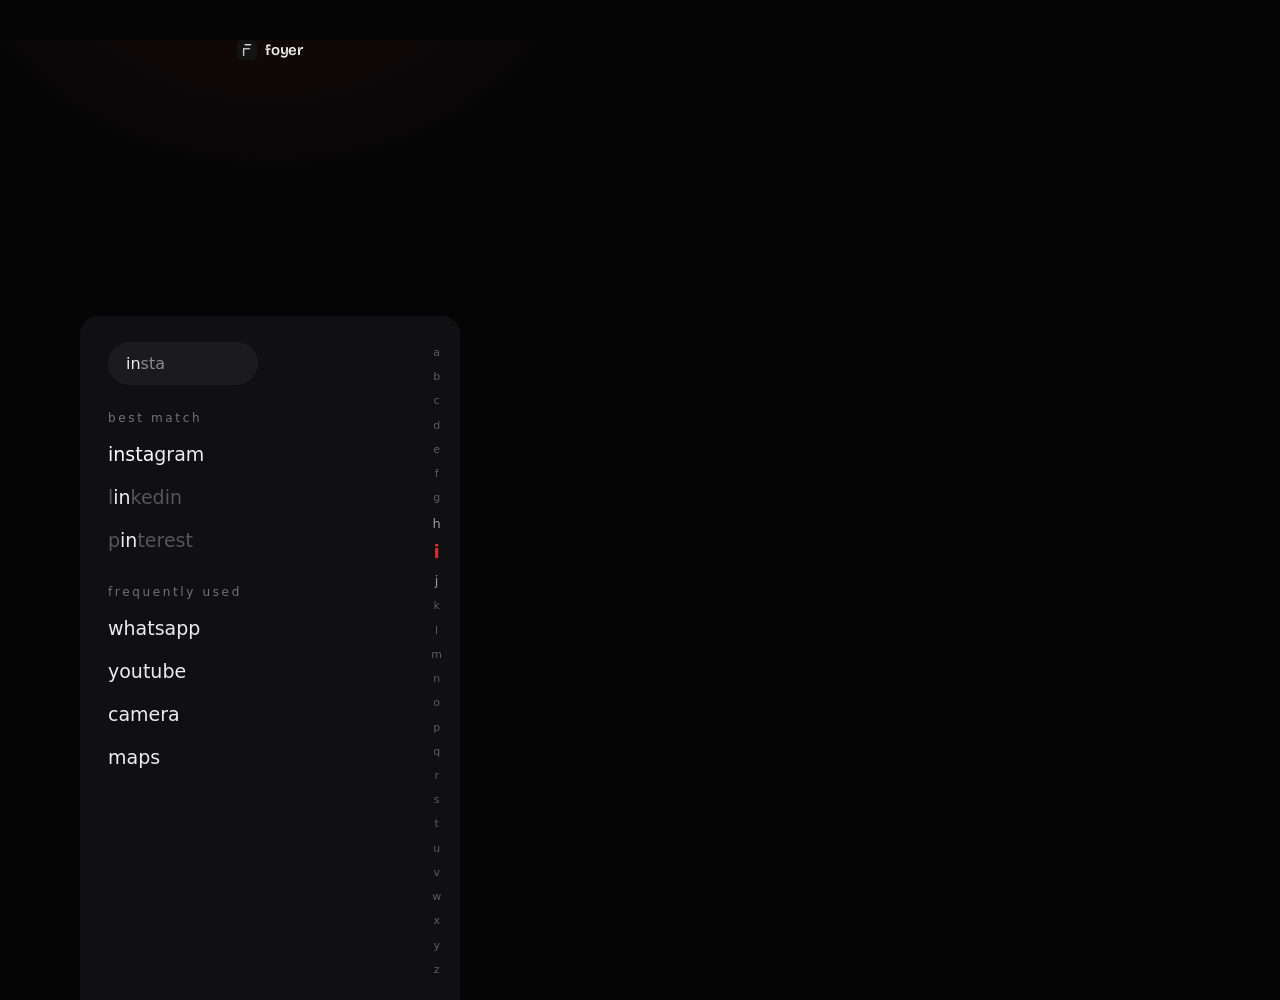
<file: marketing/templates/panel-drawer.html>
<!DOCTYPE html>
<html lang="en">
<head>
<meta charset="utf-8">
<link rel="stylesheet" href="foyer.css">
<style>
  html, body { width: 540px; height: 960px; }
  .stage { top: 250px; bottom: 0; align-items: flex-start; padding-top: 26px; }
  /* a piece of the drawer, not the whole screen */
  .drawer {
    width: 380px; height: 100%;
    background: var(--app-bg);
    border-radius: 18px 18px 0 0;
    padding: 26px 56px 0 28px;
    position: relative;
    font-family: var(--app-font);
    font-size: 19px;
  }
  .ui-search {
    background: #1b1b1f; color: #8a8a8e;
    border-radius: 999px;
    padding: 12px 18px;
    font-size: 16px;
    width: fit-content; min-width: 150px;
  }
  .ui-search b { color: #ececec; font-weight: 400; }
  .label { margin: 26px 0 4px; font-size: 12px; letter-spacing: 0.22em; color: #737377; }
  .apps { display: grid; gap: 21px; margin-top: 18px; color: #ececec; }
  .apps b { font-weight: 400; color: #fff; }
  .apps .dim { color: #55555a; }
  /* the a–z rail, with the fisheye around the active letter */
  .rail {
    position: absolute; right: 18px; top: 30px; bottom: 24px;
    display: flex; flex-direction: column; justify-content: space-between; align-items: center;
    font-size: 11px; color: #5c5c60; font-family: var(--app-font);
  }
  .rail span.near { color: #9a9a9e; font-size: 13px; }
  .rail span.on { color: #d93036; font-size: 17px; font-weight: 600; }
</style>
</head>
<body>
<div class="glow"></div>
<div class="brand"><img src="../../website/assets/icon.png" alt="">foyer</div>
<h1 class="caption" id="title"></h1>
<p class="sub" id="sub"></p>
<div class="stage">
  <div class="drawer">
    <div class="ui-search"><b>in</b>sta</div>
    <div class="label">best match</div>
    <div class="apps">
      <span><b>insta</b>gram</span>
      <span class="dim">l<b style="color:#ececec">in</b>kedin</span>
      <span class="dim">p<b style="color:#ececec">in</b>terest</span>
    </div>
    <div class="label" style="margin-top: 34px;">frequently used</div>
    <div class="apps">
      <span>whatsapp</span>
      <span>youtube</span>
      <span>camera</span>
      <span>maps</span>
    </div>
    <div class="rail" id="rail"></div>
  </div>
</div>
<script>
  const q = new URLSearchParams(location.search);
  document.getElementById('title').innerHTML = q.get('title') || '';
  document.getElementById('sub').textContent = q.get('sub') || '';

  const rail = document.getElementById('rail');
  for (const c of 'abcdefghijklmnopqrstuvwxyz') {
    const s = document.createElement('span');
    s.textContent = c;
    if (c === 'i') s.className = 'on';
    else if (c === 'h' || c === 'j') s.className = 'near';
    rail.appendChild(s);
  }
</script>
</body>
</html>
</file>
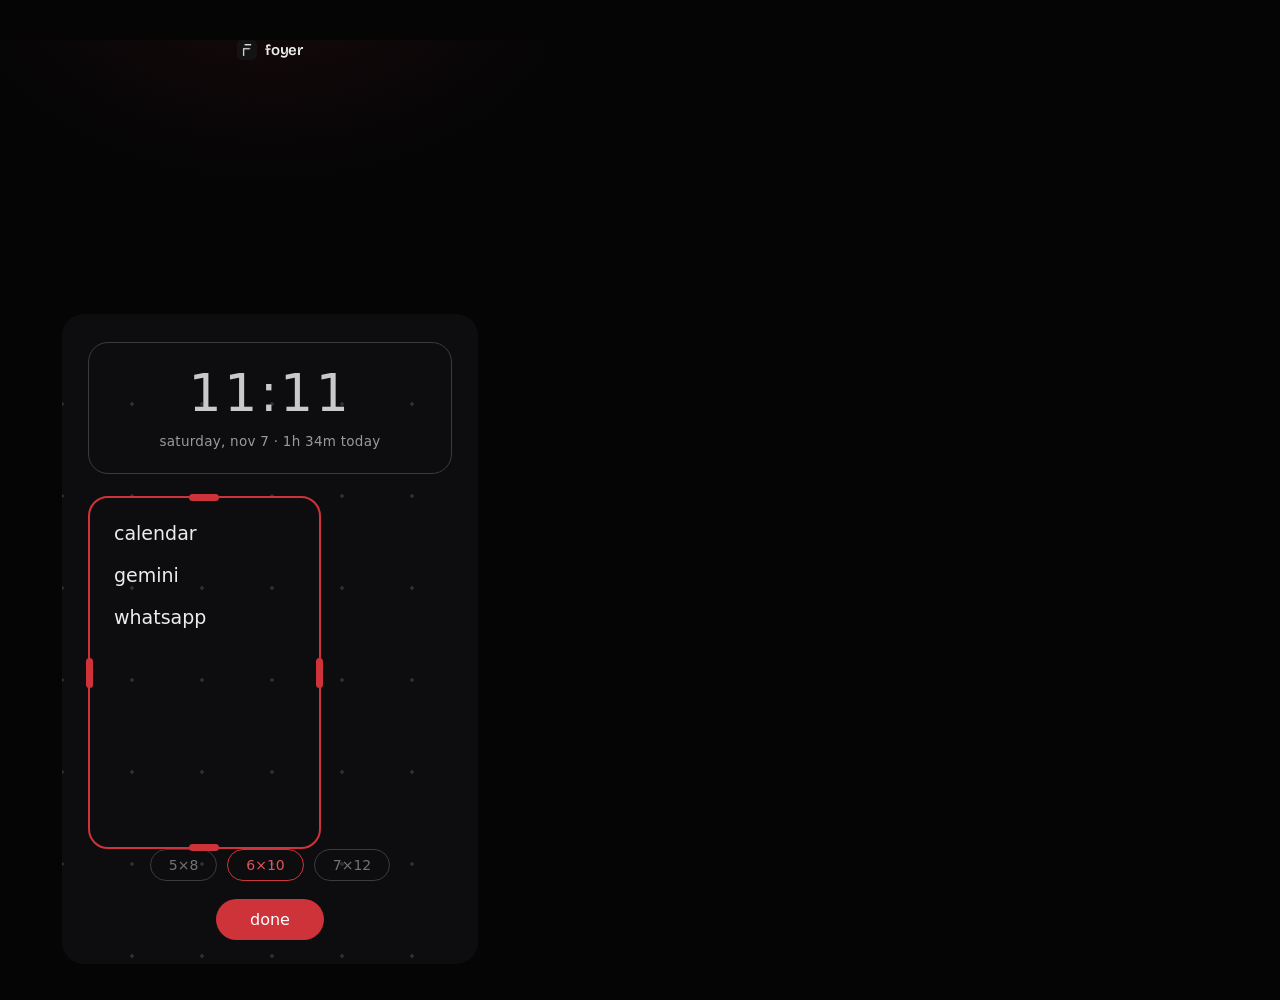
<file: marketing/templates/panel-edit.html>
<!DOCTYPE html>
<html lang="en">
<head>
<meta charset="utf-8">
<link rel="stylesheet" href="foyer.css">
<style>
  html, body { width: 540px; height: 960px; }
  .stage { top: 250px; bottom: 36px; padding: 24px 62px 0; align-items: stretch; }
  /* home edit mode — grid dots, widget frames, handles, the done pill */
  .edit {
    flex: 1; display: flex; flex-direction: column;
    font-family: var(--app-font); color: #ececec;
    background-color: #0d0d10;
    background-image: radial-gradient(#2c2c31 1.6px, transparent 1.8px);
    background-size: 70px 92px;
    background-position: 35px 44px;
    border-radius: 22px;
    padding: 28px 26px 24px;
  }
  .wgt { border: 1.5px solid #3b3b3f; border-radius: 20px; padding: 24px; }
  .wgt-clock { text-align: center; }
  .eclock { font-size: 52px; font-weight: 100; letter-spacing: 0.05em; color: var(--app-clock); line-height: 1; }
  .edate { margin-top: 14px; font-size: 13.5px; color: #9a9a9e; letter-spacing: 0.02em; }
  .wgt-faves {
    margin-top: 22px; width: 64%; flex: 1;
    display: grid; gap: 20px; align-content: start;
    font-size: 19px; position: relative;
    border-color: var(--accent); border-width: 2px;
  }
  .hdl { position: absolute; background: var(--accent); border-radius: 999px; }
  .h-t { top: -4px; left: 50%; transform: translateX(-50%); width: 30px; height: 7px; }
  .h-b { bottom: -4px; left: 50%; transform: translateX(-50%); width: 30px; height: 7px; }
  .h-l { left: -4px; top: 50%; transform: translateY(-50%); width: 7px; height: 30px; }
  .h-r { right: -4px; top: 50%; transform: translateY(-50%); width: 7px; height: 30px; }
  .chips { margin-top: auto; display: flex; gap: 10px; justify-content: center; }
  .chip { font-size: 14px; color: #737377; border: 1px solid #3b3b3f; border-radius: 999px; padding: 7px 18px; }
  .chip.on { color: var(--accent-bright); border-color: var(--accent); }
  .done {
    margin: 18px auto 0; width: fit-content;
    background: var(--accent); color: #fff;
    font-size: 16px; border-radius: 999px; padding: 11px 34px;
  }
</style>
</head>
<body>
<div class="glow"></div>
<div class="brand"><img src="../../website/assets/icon.png" alt="">foyer</div>
<h1 class="caption" id="title"></h1>
<p class="sub" id="sub"></p>
<div class="stage">
  <div class="edit">
    <div class="wgt wgt-clock">
      <p class="eclock">11:11</p>
      <p class="edate">saturday, nov 7 · 1h 34m today</p>
    </div>
    <div class="wgt wgt-faves">
      <span class="hdl h-t"></span><span class="hdl h-b"></span><span class="hdl h-l"></span><span class="hdl h-r"></span>
      <span>calendar</span><span>gemini</span><span>whatsapp</span>
    </div>
    <div class="chips"><span class="chip">5×8</span><span class="chip on">6×10</span><span class="chip">7×12</span></div>
    <span class="done">done</span>
  </div>
</div>
<script>
  const q = new URLSearchParams(location.search);
  document.getElementById('title').innerHTML = q.get('title') || '';
  document.getElementById('sub').textContent = q.get('sub') || '';
</script>
</body>
</html>
</file>
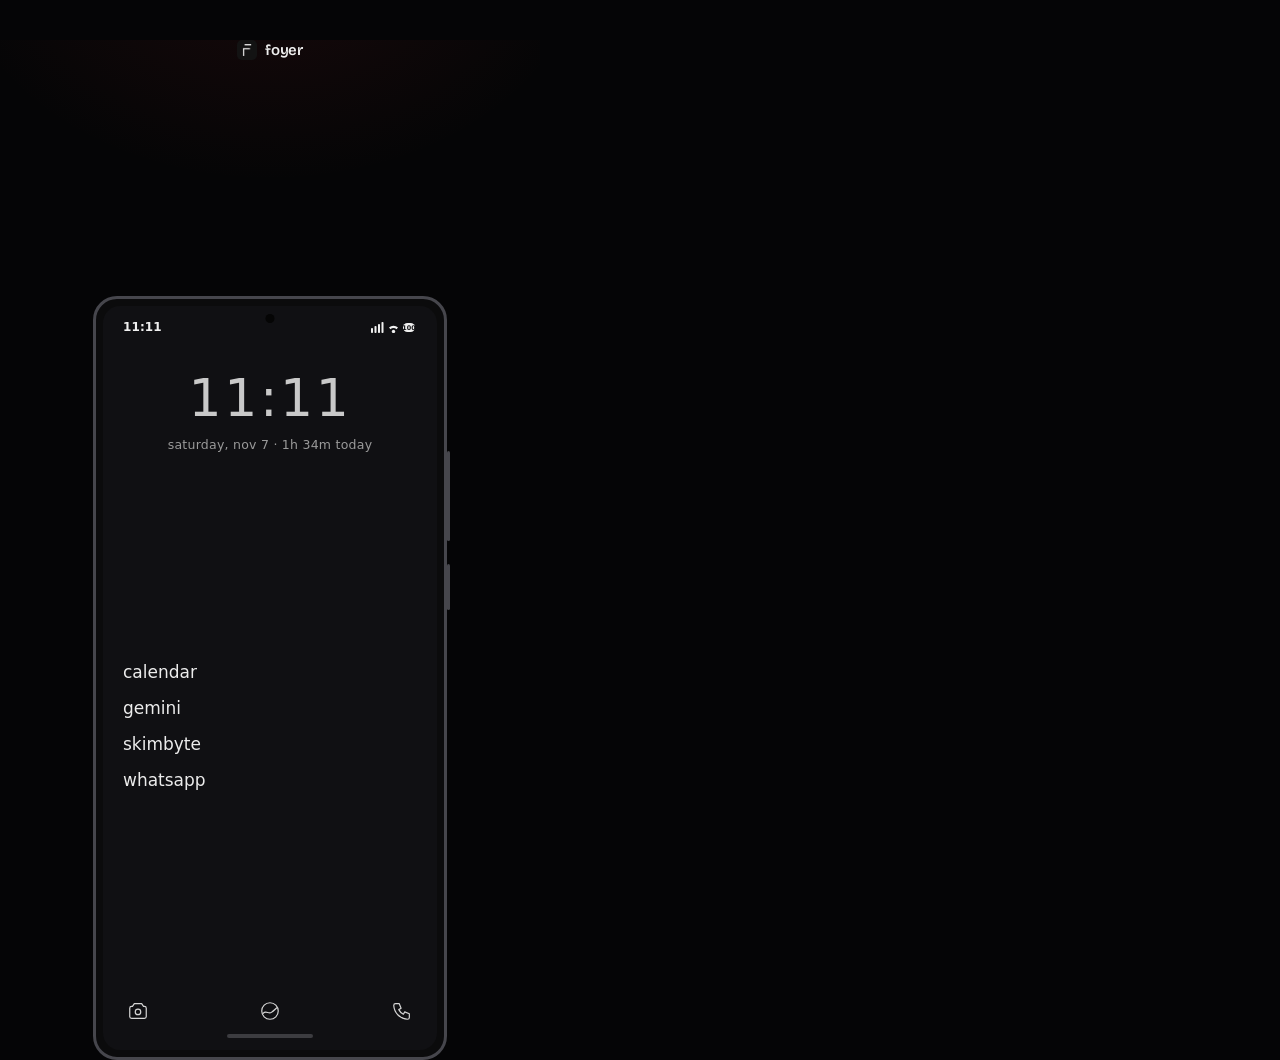
<file: marketing/templates/panel-home.html>
<!DOCTYPE html>
<html lang="en">
<head>
<meta charset="utf-8">
<link rel="stylesheet" href="foyer.css">
<style>
  html, body { width: 540px; height: 960px; }
  .stage { top: 232px; align-items: flex-start; }
  .phone { margin-top: 24px; }
  .ui-home[data-ui] { width: 334px; }
</style>
</head>
<body>
<div class="glow"></div>
<div class="brand"><img src="../../website/assets/icon.png" alt="">foyer</div>
<h1 class="caption" id="title"></h1>
<p class="sub" id="sub"></p>
<div class="stage">
  <div class="phone">
    <span class="key key-vol"></span><span class="key key-pwr"></span>
    <div class="ui-home" data-ui id="home">
      <div class="ui-status">
        <span>11:11</span>
        <svg viewBox="0 0 46 12" width="46" height="12" fill="#f0f0f0">
          <rect x="0" y="7" width="2" height="5" rx="0.8"/><rect x="3.5" y="5" width="2" height="7" rx="0.8"/><rect x="7" y="3" width="2" height="9" rx="0.8"/><rect x="10.5" y="1" width="2" height="11" rx="0.8"/>
          <path d="M18 6.6 a6.4 6.4 0 0 1 9 0 l-1.5 1.6 a4.2 4.2 0 0 0 -6 0 z"/><circle cx="22.5" cy="10.4" r="1.7"/>
          <rect x="32" y="2" width="12" height="9" rx="4.5"/><text x="38" y="9.2" font-size="6.4" font-weight="700" fill="#101013" text-anchor="middle">100</text>
        </svg>
      </div>
      <div class="ui-top">
        <p class="ui-clock">11:11</p>
        <p class="ui-date">saturday, nov 7 · 1h 34m today</p>
      </div>
      <div class="ui-apps">
        <span>calendar</span>
        <span>gemini</span>
        <span>skimbyte</span>
        <span>whatsapp</span>
      </div>
      <div class="ui-dock">
        <svg viewBox="0 0 24 24" width="22" height="22" fill="none" stroke="#d6d6d6" stroke-width="1.3" stroke-linecap="round" stroke-linejoin="round"><path d="M5 7h1l2 -3h8l2 3h1a2 2 0 0 1 2 2v9a2 2 0 0 1 -2 2h-14a2 2 0 0 1 -2 -2v-9a2 2 0 0 1 2 -2z"/><circle cx="12" cy="13" r="3"/></svg>
        <svg viewBox="0 0 24 24" width="22" height="22" fill="none" stroke="#d6d6d6" stroke-width="1.3" stroke-linecap="round"><circle cx="12" cy="12" r="9"/><path d="M4.5 14.5 c3 -3.5 6 1 9 -1 s4 -3.5 6 -5"/></svg>
        <svg viewBox="0 0 24 24" width="22" height="22" fill="none" stroke="#d6d6d6" stroke-width="1.3" stroke-linecap="round" stroke-linejoin="round"><path d="M5 4h4l2 5l-2.5 1.5a11 11 0 0 0 5 5l1.5 -2.5l5 2v4a2 2 0 0 1 -2 2a16 16 0 0 1 -15 -15a2 2 0 0 1 2 -2z"/></svg>
      </div>
      <span class="ui-gesture"></span>
    </div>
  </div>
</div>
<script>
  const q = new URLSearchParams(location.search);
  document.getElementById('title').innerHTML = q.get('title') || '';
  document.getElementById('sub').textContent = q.get('sub') || '';
  if (q.get('theme') === 'light') document.getElementById('home').classList.add('light');
</script>
</body>
</html>
</file>
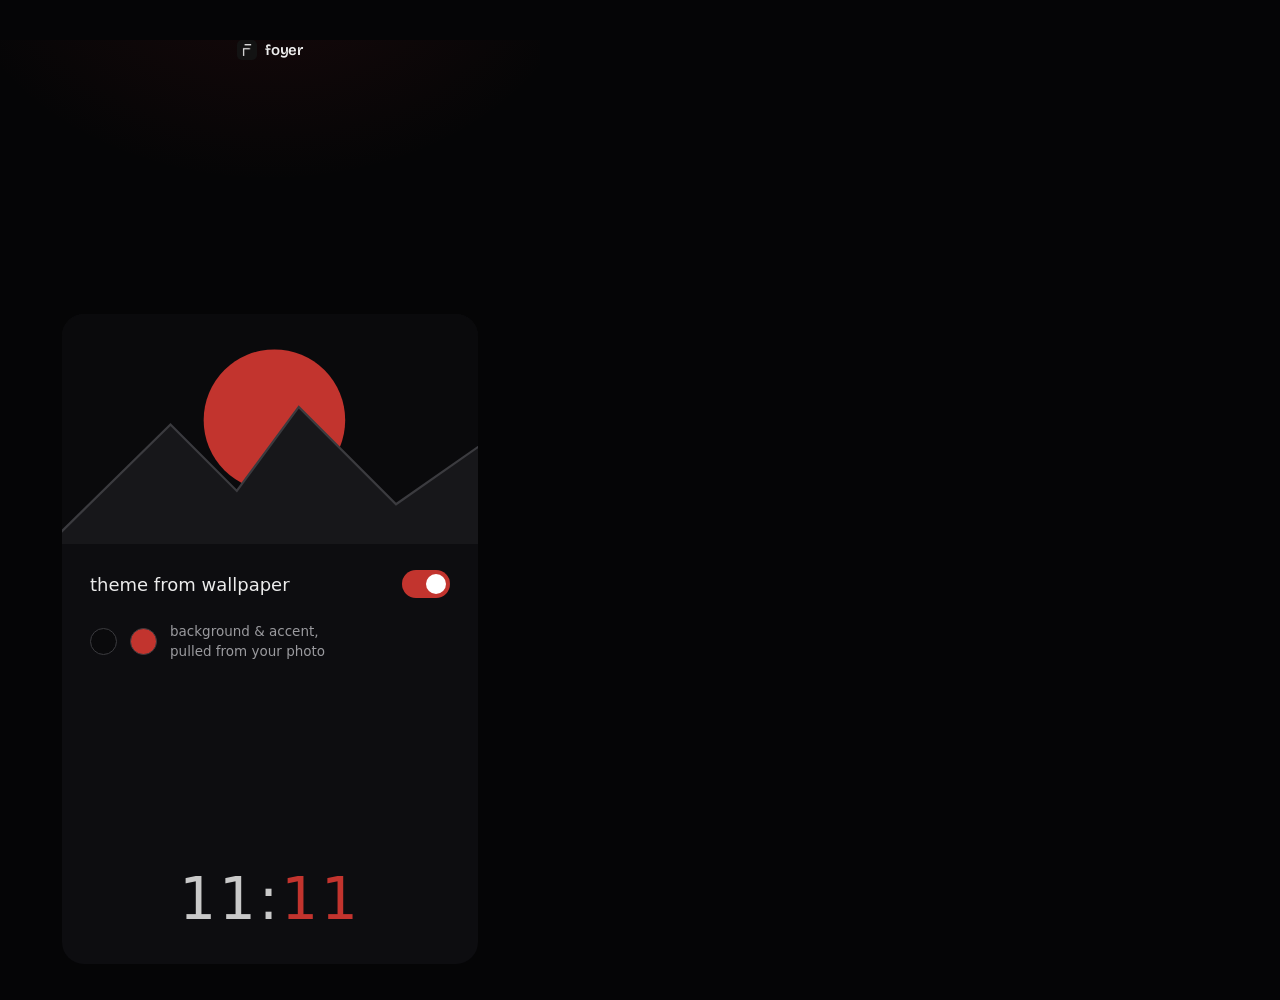
<file: marketing/templates/panel-wallpaper.html>
<!DOCTYPE html>
<html lang="en">
<head>
<meta charset="utf-8">
<link rel="stylesheet" href="foyer.css">
<style>
  html, body { width: 540px; height: 960px; }
  .stage { top: 250px; bottom: 36px; padding: 24px 62px 0; align-items: stretch; }
  /* theme from wallpaper — the photo, the switch, the two pulled colours */
  .wall {
    flex: 1; display: flex; flex-direction: column;
    font-family: var(--app-font); color: #ececec;
    background: #0d0d10; border-radius: 22px;
    padding: 0 0 26px; overflow: hidden;
  }
  .wp svg { display: block; width: 100%; height: 230px; }
  .trow {
    display: flex; justify-content: space-between; align-items: center;
    padding: 26px 28px 0; font-size: 18px;
  }
  .wtoggle { flex: none; width: 48px; height: 28px; border-radius: 14px; background: #c2342e; position: relative; }
  .wtoggle::after { content: ""; position: absolute; right: 4px; top: 4px; width: 20px; height: 20px; border-radius: 50%; background: #fff; }
  .pulls { display: flex; align-items: center; gap: 13px; padding: 24px 28px 0; }
  .pdot { flex: none; width: 27px; height: 27px; border-radius: 50%; border: 1px solid #3b3b3f; }
  .plabel { font-size: 13.5px; color: #9a9a9e; line-height: 1.45; }
  .wclock {
    margin: auto auto 10px; font-size: 58px; font-weight: 100;
    letter-spacing: 0.05em; color: var(--app-clock); line-height: 1;
  }
  .wclock b { font-weight: 100; color: #c2342e; }
</style>
</head>
<body>
<div class="glow"></div>
<div class="brand"><img src="../../website/assets/icon.png" alt="">foyer</div>
<h1 class="caption" id="title"></h1>
<p class="sub" id="sub"></p>
<div class="stage">
  <div class="wall">
    <div class="wp">
      <svg viewBox="0 0 200 104" preserveAspectRatio="xMidYMid slice">
        <rect width="200" height="104" fill="#0a0a0c"/>
        <circle cx="102" cy="48" r="32" fill="#c2342e"/>
        <path d="M0 104 55 50l30 30 28-38 44 44 43-30v48z" fill="#17171a"/>
        <path d="M0 104 55 50l30 30 28-38 44 44 43-30" fill="none" stroke="#3b3b3f" stroke-width="1"/>
      </svg>
    </div>
    <div class="trow"><span>theme from wallpaper</span><span class="wtoggle"></span></div>
    <div class="pulls">
      <span class="pdot" style="background:#0a0a0c"></span>
      <span class="pdot" style="background:#c2342e"></span>
      <span class="plabel">background &amp; accent,<br>pulled from your photo</span>
    </div>
    <p class="wclock">11:<b>11</b></p>
  </div>
</div>
<script>
  const q = new URLSearchParams(location.search);
  document.getElementById('title').innerHTML = q.get('title') || '';
  document.getElementById('sub').textContent = q.get('sub') || '';
</script>
</body>
</html>
</file>
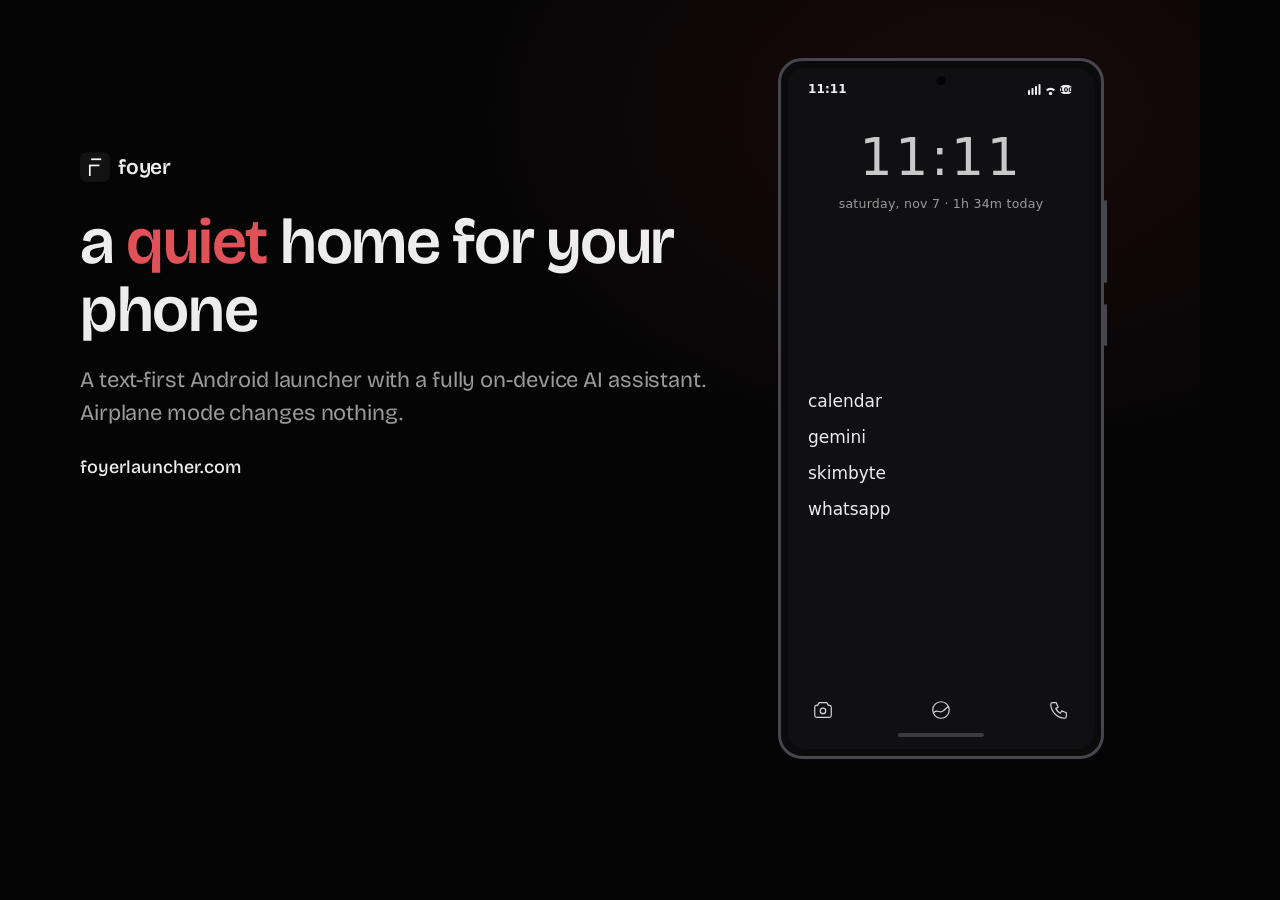
<file: marketing/templates/social-banner.html>
<!DOCTYPE html>
<html lang="en">
<head>
<meta charset="utf-8">
<link rel="stylesheet" href="foyer.css">
<style>
  html, body { width: 1200px; height: 630px; }
  .fg-glow {
    position: absolute; inset: 0;
    background: radial-gradient(760px 500px at 82% 18%, var(--accent), transparent 70%);
    opacity: 0.10;
  }
  .text { position: absolute; left: 80px; top: 50%; transform: translateY(-50%); width: 640px; }
  .brand { margin: 0; font-size: 21px; }
  .brand img { width: 30px; height: 30px; border-radius: 7px; }
  h1 { margin-top: 26px; font-size: 64px; line-height: 1.06; font-weight: 600; letter-spacing: -0.02em; }
  h1 em { font-style: normal; color: var(--accent-bright); }
  .lede { margin-top: 20px; font-size: 22px; line-height: 1.5; letter-spacing: -0.005em; color: var(--muted); }
  .url { margin-top: 26px; font-size: 18px; font-weight: 500; color: var(--ink); }
  .stage-right { position: absolute; right: 96px; top: 58px; }
  .ui-home[data-ui] { width: 306px; }
</style>
</head>
<body>
<div class="fg-glow"></div>
<div class="text">
  <div class="brand"><img src="../../website/assets/icon.png" alt="">foyer</div>
  <h1>a <em>quiet</em> home for your phone</h1>
  <p class="lede">A text-first Android launcher with a fully on-device AI assistant. Airplane mode changes nothing.</p>
  <div class="url">foyerlauncher.com</div>
</div>
<div class="stage-right"><div data-slot="home"></div></div>
<script src="ui-home.js"></script>
</body>
</html>
</file>
<file: website/style.css>
/* foyer — foyerlauncher.com
   direction: "the product performs" (taste-skill seed 1110655084)
   palette: foyer's own — ground #050506, ink #EDEDED, accent #E5484D */

:root {
  --bg: #050506;
  --surface: #151515;
  --ink: #ededed;
  --muted: #9a9a9a;
  --accent: #ce3339;
  --accent-ink: #ffffff;
  --field: #efefef;
  --field-ink: #0a0a0a;
  --field-muted: #5c5c5c;
  --radius: 4px;
  --margin: clamp(16px, 2.5vw, 32px);
  --size-small: 14px;
  --size-body: 17px;
  --size-lead: clamp(1.125rem, 1rem + 0.35vw, 1.375rem);
  --size-card: 22px;
  --size-section: 28px;
  --size-tile: 40px;
  --size-display: clamp(44px, 4.6vw, 76px);
}

* { margin: 0; padding: 0; box-sizing: border-box; }
html { scroll-behavior: smooth; }

body {
  background: var(--bg);
  color: var(--ink);
  font-family: "Bricolage Grotesque", system-ui, sans-serif;
  font-size: var(--size-body);
  line-height: 1.5;
  -webkit-font-smoothing: antialiased;
}

img { display: block; max-width: 100%; }
a { color: var(--ink); }
::selection { background: var(--accent); color: var(--accent-ink); }

:focus-visible { outline: 2px solid var(--accent); outline-offset: 3px; border-radius: 2px; }
.show-out :focus-visible { outline-color: var(--field-ink); }

h1, h2, h3 {
  font-weight: 600;
  letter-spacing: -0.04em;
  line-height: 0.95;
}

/* ---- nav ------------------------------------------------------------- */

.nav {
  position: fixed;
  inset: 0 0 auto 0;
  z-index: 10;
  display: flex;
  align-items: center;
  justify-content: space-between;
  padding: 20px var(--margin);
  background: transparent;
  transition: transform 320ms cubic-bezier(0.2, 0, 0, 1), background 320ms ease, padding 320ms ease;
}
.nav.scrolled { background: var(--bg); padding-top: 12px; padding-bottom: 12px; }
.nav.hid { transform: translateY(-100%); }
.nav .wordmark img { height: 22px; width: auto; }
.nav-right { display: flex; align-items: center; gap: 28px; font-size: var(--size-small); }
.nav-right a { text-decoration: none; color: var(--ink); }
.nav-right a:hover { color: var(--muted); }
.nav-right a.button { color: var(--accent-ink); }
.button {
  display: inline-block;
  background: var(--accent);
  color: var(--accent-ink);
  border: 0;
  border-radius: var(--radius);
  padding: 10px 18px;
  font: inherit;
  font-size: var(--size-small);
  font-weight: 500;
  text-decoration: none;
  cursor: pointer;
  transition: transform 140ms ease;
}
.button:active { transform: scale(0.97); }
.button:hover { color: var(--accent-ink); }

/* ---- hero: one real phone, one plain sentence --------------------------- */

.hero { min-height: 100svh; display: flex; align-items: center; padding: 96px var(--margin) 48px; }
.hero-grid {
  display: grid;
  grid-template-columns: 1.2fr 1fr;
  gap: 48px;
  align-items: center;
  width: 100%;
  max-width: 1180px;
  margin: 0 auto;
}
.hero-copy h1 { font-size: var(--size-display); max-width: 11ch; }
.hero-sub { margin-top: 22px; font-size: var(--size-lead); line-height: 1.45; max-width: 44ch; }
.hero-actions { display: flex; align-items: center; gap: 22px; margin-top: 30px; }
.hero-actions .button { font-size: var(--size-body); padding: 13px 22px; }
.ghost { font-size: var(--size-body); color: var(--ink); }
.ghost:hover { color: var(--muted); }
.hero-fine { margin-top: 18px; font-size: var(--size-small); color: var(--muted); }
.hero-phone { justify-self: center; text-align: center; }
.hero-caption { margin-top: 14px; font-size: var(--size-small); color: var(--muted); max-width: 34ch; margin-inline: auto; }

.ui-home[data-ui] {
  font-family: Roboto, "Helvetica Neue", system-ui, sans-serif; /* taste-skill-ignore: the app's own UI font, inside a data-ui fragment */
  background: #101013; /* the app's matte dark theme, as in shot-home-dark.png */
  color: #ececec;
  width: min(320px, 72vw);
  aspect-ratio: 1344 / 2992;
  height: auto;
  border-radius: 13px;
  display: flex;
  flex-direction: column;
  padding: 12px 18px 10px;
  text-align: left;
}
.ui-home[data-ui] .ui-status {
  display: flex;
  justify-content: space-between;
  align-items: center;
  font-size: 12px;
  font-weight: 700;
  color: #f0f0f0;
  letter-spacing: 0.01em;
}
.ui-home[data-ui] .ui-top { margin-top: 11%; text-align: center; }
.ui-home[data-ui] .ui-clock {
  font-size: 50px;
  font-weight: 100;
  letter-spacing: 0.05em;
  color: #c9c9c9;
  line-height: 1;
}
.ui-home[data-ui] .ui-date { color: #9a9a9a; font-size: 12px; letter-spacing: 0.02em; margin-top: 12px; }
.ui-home[data-ui] .ui-apps {
  margin-top: auto;
  margin-bottom: auto;
  display: grid;
  gap: 15px;
  font-size: 16px;
}
.ui-home[data-ui] .ui-apps span { color: #ececec; }
.ui-home[data-ui] .ui-dock {
  display: flex;
  justify-content: space-between;
  align-items: center;
  padding: 0 4px;
}
.ui-home[data-ui] .ui-gesture {
  align-self: center;
  width: 64px;
  height: 3px;
  border-radius: 2px;
  background: #cfcfcf;
  margin-top: 10px;
}

/* the one allowed frame: owners call — screenshots must read as phones.
   drawn after the galaxy s25 ultra's real chrome, in flat layers: a matte
   titanium rail (the border), the thin black bezel around the screen (the
   padding), near-square corners, a centred punch-hole camera, and the
   volume rocker + power key on the right rail (spans added by app.js). */
.phone {
  display: inline-block;
  position: relative;
  background: #0b0b0c;
  border: 3px solid #46464c; /* taste-skill-ignore: the titanium rail of a drawn device, not a ruled box */
  border-radius: 22px;
  padding: 6px;
}
.phone::after {
  content: "";
  position: absolute;
  top: 13px;
  left: 50%;
  width: 9px;
  height: 9px;
  transform: translateX(-50%);
  border-radius: 50%;
  background: #050505;
}
.phone img { border-radius: 13px; width: 100%; height: auto; }
.phone .key {
  position: absolute;
  right: -6px;
  width: 3px;
  border-radius: 1.5px;
  background: #56565c;
}
.phone .key-vol { top: 20%; height: 12%; }
.phone .key-pwr { top: 35%; height: 6%; }

/* ---- reel fragments: pieces of the app rebuilt in HTML, like the hero.
   Each card shows only the component it talks about — no screenshots. ---- */

.rf {
  font-family: Roboto, "Helvetica Neue", system-ui, sans-serif; /* taste-skill-ignore: the app's own UI font, like the hero fragment */
  background: #0d0d10;
  color: #ececec;
  border-radius: 13px;
  height: 500px;
  padding: 26px 24px;
  overflow: hidden;
  position: relative;
}
.rf .rf-label { font-size: 10px; letter-spacing: 0.22em; color: #737377; }

/* screen time under the clock */
.rf-time { display: flex; flex-direction: column; align-items: center; padding-top: 84px; }
.rf-time .rf-clock { font-size: 52px; font-weight: 100; letter-spacing: 0.05em; color: #c9c9c9; line-height: 1; }
.rf-time .rf-date { margin-top: 16px; font-size: 12.5px; color: #9a9a9e; letter-spacing: 0.02em; }
.rf-time .rf-today {
  margin-top: 12px; font-size: 12.5px; letter-spacing: 0.02em; color: #ececec;
  border-bottom: 2px solid var(--accent); padding-bottom: 4px;
}
.rf-time .rf-faves {
  margin-top: auto; margin-bottom: 30px; align-self: flex-start;
  display: grid; gap: 14px; font-size: 15px; color: #6a6a6e;
}

/* the long-press limits sheet (light, like the app's) */
.rf-sheet { background: #ececec; color: #1a1a1c; padding: 16px 22px 18px; display: flex; flex-direction: column; }
.rf-sheet .rf-handle { width: 40px; height: 4px; border-radius: 2px; background: #c2c2c6; margin: 0 auto 14px; }
.rf-sheet .rf-app { font-size: 12.5px; color: #77777b; letter-spacing: 0.04em; }
.rf-sheet .rf-row { display: flex; align-items: center; gap: 14px; padding: 13.5px 0; font-size: 15px; }
.rf-sheet .rf-row svg { flex: none; stroke: #3a3a3e; }
.rf-sheet .rf-row .val { margin-left: auto; font-size: 13px; color: #77777b; }
.rf-sheet .rf-row .val.on { color: var(--accent); font-weight: 500; }
.rf-sheet .rf-bar { margin: auto auto 0; width: 64px; height: 3px; border-radius: 2px; background: #b5b3ae; }

/* a piece of the drawer, with the a–z rail */
.rf-drawer { padding-right: 46px; }
.rf-drawer .rf-search {
  background: #1b1b1f; color: #8a8a8e; border-radius: 999px;
  padding: 10px 16px; font-size: 14.5px; width: fit-content; min-width: 118px;
}
.rf-drawer .rf-search b { color: #ececec; font-weight: 400; }
.rf-drawer .rf-label { margin-top: 24px; }
.rf-drawer .rf-apps { margin-top: 16px; display: grid; gap: 17px; font-size: 16.5px; }
.rf-drawer .rf-apps .dim { color: #55555a; }
.rf-drawer .rf-apps .dim b { color: #ececec; font-weight: 400; }
.rf-drawer .rail {
  position: absolute; right: 14px; top: 24px; bottom: 24px;
  display: flex; flex-direction: column; justify-content: space-between; align-items: center;
  font-size: 9px; color: #5c5c60;
}
.rf-drawer .rail .near { color: #9a9a9e; font-size: 11px; }
.rf-drawer .rail .on { color: var(--accent); font-size: 13px; font-weight: 600; }

/* appearance controls — dark half over light half, true black to cream */
.rf-split { padding: 0; display: flex; flex-direction: column; }
.rf-split .half { flex: 1 1 50%; padding: 24px 22px; }
.rf-split .half.light { background: #f3f1ec; color: #1a1a1c; }
.rf-split .half.light .rf-label { color: #8a8a84; }
.rf-split .dots { margin-top: 14px; display: flex; gap: 13px; align-items: center; }
.rf-split .dot { width: 26px; height: 26px; border-radius: 50%; position: relative; }
.rf-split .dot.sel::after { content: ""; position: absolute; inset: -5px; border: 2px solid var(--accent); border-radius: 50%; }
.rf-split .frow { display: flex; justify-content: space-between; align-items: center; margin-top: 16px; font-size: 15px; }
.rf-split .radio { width: 16px; height: 16px; border: 2px solid #5c5c60; border-radius: 50%; }
.rf-split .radio.sel { border-color: var(--accent); background: radial-gradient(circle, var(--accent) 0 4px, transparent 4.5px); }
.rf-split .half.light .radio { border-color: #b5b3ae; }

/* the four clock faces, each on its own tile */
.rf-clocks { background: none; padding: 0; display: grid; grid-template-columns: 1fr 1fr; grid-template-rows: 1fr 1fr; gap: 10px; }
.rf-clocks .face {
  background: #0d0d10; border-radius: 13px; position: relative;
  display: flex; align-items: center; justify-content: center;
}
.rf-clocks .ck-digital { font-size: 26px; font-weight: 100; letter-spacing: 0.05em; color: #c9c9c9; }
.rf-clocks .ck-bold { font-size: 33px; font-weight: 500; color: #e8e8e8; }
.rf-clocks .tag {
  position: absolute; bottom: 13px; left: 0; right: 0; text-align: center;
  font-family: "Bricolage Grotesque", system-ui, sans-serif;
  font-size: 10px; letter-spacing: 0.14em; color: #737377;
}

/* home edit mode — grid dots, widget frames, handles, the done pill */
.rf-edit {
  display: flex; flex-direction: column; padding: 22px 20px 18px;
  background-color: #0d0d10;
  background-image: radial-gradient(#2c2c31 1.2px, transparent 1.4px);
  background-size: 58px 74px;
  background-position: 29px 34px;
}
.rf-edit .wgt { border: 1px solid #3b3b3f; border-radius: 14px; padding: 16px 18px; }
.rf-edit .wgt-clock { text-align: center; }
.rf-edit .eclock { font-size: 34px; font-weight: 100; letter-spacing: 0.05em; color: #c9c9c9; line-height: 1; }
.rf-edit .edate { margin-top: 10px; font-size: 11px; color: #9a9a9e; letter-spacing: 0.02em; }
.rf-edit .wgt-faves {
  margin-top: 16px; width: 64%; flex: 1;
  display: grid; gap: 13px; align-content: start;
  font-size: 14.5px; color: #ececec; position: relative;
}
.rf-edit .wgt.sel { border: 1.5px solid var(--accent); }
.rf-edit .hdl { position: absolute; background: var(--accent); border-radius: 999px; }
.rf-edit .h-t { top: -3px; left: 50%; transform: translateX(-50%); width: 22px; height: 5px; }
.rf-edit .h-b { bottom: -3px; left: 50%; transform: translateX(-50%); width: 22px; height: 5px; }
.rf-edit .h-l { left: -3px; top: 50%; transform: translateY(-50%); width: 5px; height: 22px; }
.rf-edit .h-r { right: -3px; top: 50%; transform: translateY(-50%); width: 5px; height: 22px; }
.rf-edit .chips { margin-top: auto; display: flex; gap: 8px; justify-content: center; }
.rf-edit .chip { font-size: 11px; color: #737377; border: 1px solid #3b3b3f; border-radius: 999px; padding: 4px 12px; }
.rf-edit .chip.on { color: var(--accent); border-color: var(--accent); }
.rf-edit .done {
  margin: 12px auto 0; width: fit-content;
  background: var(--accent); color: var(--accent-ink);
  font-size: 13px; border-radius: 999px; padding: 7px 24px;
}

/* theme from wallpaper — a real photo, the switch, the pulled colours */
.rf-wall { display: flex; flex-direction: column; padding: 0 0 16px; }
.rf-wall .wp img { display: block; width: 100%; height: 150px; object-fit: cover; object-position: 50% 32%; }
.rf-wall .trow {
  display: flex; justify-content: space-between; align-items: center;
  padding: 16px 22px 0; font-size: 15px;
}
.rf-wall .wtoggle { flex: none; width: 40px; height: 24px; border-radius: 12px; position: relative; }
.rf-wall .wtoggle::after { content: ""; position: absolute; right: 3px; top: 3px; width: 18px; height: 18px; border-radius: 50%; background: #fff; }
.rf-wall .pulls { display: flex; align-items: center; gap: 10px; padding: 14px 22px 0; }
.rf-wall .pdot { flex: none; width: 22px; height: 22px; border-radius: 50%; border: 1px solid #3b3b3f; }
.rf-wall .plabel { font-size: 11px; color: #9a9a9e; line-height: 1.45; }
.rf-wall .alts { display: flex; gap: 12px; padding: 16px 22px 0; }
.rf-wall .alts figure { flex: 1; margin: 0; display: grid; gap: 7px; justify-items: center; }
.rf-wall .alts img { width: 100%; height: 72px; object-fit: cover; object-position: 50% 30%; border-radius: 10px; }
.rf-wall .mini { display: flex; gap: 5px; }
.rf-wall .mini i { width: 11px; height: 11px; border-radius: 50%; border: 1px solid #3b3b3f; }
.rf-wall .wclock {
  margin: auto auto 2px; font-size: 34px; font-weight: 100;
  letter-spacing: 0.05em; color: #c9c9c9; line-height: 1;
}
.rf-wall .wclock b { font-weight: 100; }

/* the ai settings, rebuilt */
.rf-ai .ai-title { font-size: 24px; font-weight: 300; }
.rf-ai .acard {
  background: #1a1a1e; border-radius: 14px; padding: 14px 16px; margin-top: 10px;
  display: flex; align-items: center; justify-content: space-between; gap: 10px;
}
.rf-ai .acard b { display: block; font-size: 14.5px; font-weight: 500; }
.rf-ai .acard .sub { display: block; font-size: 12px; color: #9a9a9e; margin-top: 3px; }
.rf-ai .toggle { flex: none; width: 40px; height: 24px; border-radius: 12px; background: var(--accent); position: relative; }
.rf-ai .toggle::after { content: ""; position: absolute; right: 3px; top: 3px; width: 18px; height: 18px; border-radius: 50%; background: #fff; }
.rf-ai .rf-label { margin-top: 20px; }
.rf-ai .actions { display: flex; align-items: center; gap: 12px; margin-top: 16px; }
.rf-ai .btn { background: #ececec; color: #1a1a1c; border-radius: 999px; padding: 8px 14px; font-size: 12.5px; font-weight: 500; white-space: nowrap; }
.rf-ai .link { color: var(--accent); font-size: 12.5px; font-weight: 500; white-space: nowrap; }
.rf-ai .chev { color: #9a9a9e; font-size: 18px; }

.visually-hidden {
  position: absolute; width: 1px; height: 1px; overflow: hidden;
  clip: rect(0 0 0 0); white-space: nowrap;
}

/* ---- the in-frame launcher fragments ---------------------------------- */

[data-ui] {
  font-family: "Bricolage Grotesque", system-ui, sans-serif;
  background: var(--bg);
  color: var(--ink);
  height: 100%;
  width: 100%;
  padding: 22px 26px;
  overflow: hidden;
}
[data-ui] .ui-clock { font-size: 34px; font-weight: 400; letter-spacing: -0.02em; }
[data-ui] .ui-date { color: var(--muted); font-size: 12px; letter-spacing: 0.06em; margin-top: 4px; }
[data-ui] .ui-apps { margin-top: 16px; display: grid; gap: 10px; font-size: 17px; }
[data-ui] .ui-apps span { color: var(--ink); }
[data-ui] .ui-search { color: var(--muted); font-size: 15px; padding: 8px 12px; background: var(--surface); border-radius: 999px; display: flex; gap: 8px; }
[data-ui] .ui-search b { color: var(--ink); font-weight: 400; }
[data-ui] .ui-row { display: flex; justify-content: space-between; align-items: center; font-size: 16px; padding: 9px 0; }
[data-ui] .ui-row .ui-sub { color: var(--muted); font-size: 12px; }
[data-ui] .ui-chip {
  display: inline-block;
  border: 1px solid var(--muted);
  border-radius: 999px;
  padding: 7px 14px;
  font-size: 14px;
  margin: 6px 6px 0 0;
}
[data-ui] .ui-accent { color: var(--accent); }
[data-ui] .ui-dot { width: 7px; height: 7px; border-radius: 4px; background: var(--accent); }
[data-ui] .ui-tag { color: var(--muted); font-size: 10px; letter-spacing: 0.1em; margin-top: 10px; }

/* ---- showcase: input half, output half -------------------------------- */

.show { position: relative; }
.show-fields { display: grid; grid-template-columns: 1fr 1fr; min-height: 90svh; }
.show-in { background: #000; padding: 0 0 96px 0; position: relative; }
.show-out { background: var(--field); color: var(--field-ink); position: relative; padding: 0 0 96px 0; }

.show-in-inner { margin: 26svh 0 0 16.6%; max-width: 34ch; }
.show-intro { color: var(--ink); font-size: 17px; line-height: 1.5; margin-bottom: 22px; max-width: 40ch; }
.out-intro { color: var(--field-muted); font-size: 17px; line-height: 1.5; margin-bottom: 18px; max-width: 40ch; }
.cmd {
  width: 100%;
  background: transparent;
  border: 0;
  border-bottom: 2px solid var(--ink);
  color: var(--ink);
  font: inherit;
  font-size: var(--size-card);
  padding: 6px 0 10px;
  outline: none;
  caret-color: var(--accent);
}
.cmd:focus { border-bottom-color: var(--accent); }
.chips { margin-top: 22px; display: flex; flex-wrap: wrap; gap: 10px; }
.chips button {
  background: var(--surface);
  color: var(--muted);
  border: 0;
  border-radius: 999px;
  padding: 8px 14px;
  font: inherit;
  font-size: 14px;
  cursor: pointer;
  transition: color 140ms ease, border-color 140ms ease, transform 140ms ease;
}
.chips button:hover { color: var(--ink); background: #222; }
.chips button:active { transform: scale(0.96); }

.show-out-inner { margin: 26svh 0 0 12%; width: min(480px, 76%); }
.plan[data-ui] {
  background: #fff;
  color: var(--field-ink);
  height: auto;
  border-radius: var(--radius);
  padding: 20px 22px;
}
.plan .ui-row { border-top: 1px solid #e4e4e4; /* taste-skill-ignore: row seam inside the data-ui fragment */ }
.plan .ui-row:first-child { border-top: 0; }
.plan .ui-title { font-size: 17px; }
.plan .ui-sub { color: var(--field-muted); }
.plan .ui-kind {
  font-size: 12px;
  color: var(--field-muted);
}
.plan .ui-go {
  background: var(--field-ink);
  color: #fff;
  border-radius: 999px;
  font-size: 13px;
  padding: 6px 13px;
}
.plan-note { margin-top: 14px; color: var(--field-muted); font-size: var(--size-small); letter-spacing: 0.04em; }

.show-head {
  position: absolute;
  bottom: 32px;
  font-size: var(--size-display);
  font-weight: 600;
  letter-spacing: -0.04em;
  line-height: 1;
  margin: 0;
}
.show-head.in { left: var(--margin); color: var(--ink); }
.show-head.out { right: var(--margin); color: var(--field-ink); }

/* ---- features: the reel — vertical scroll drives the cards sideways ----
   (the niagara move: a pinned screen, a horizontal track, a scrub bar)
   without JS or on phones the track is a plain swipeable row */

.reel { padding: 120px 0 60px; }
.reel-pin { padding: 0 var(--margin); }
.reel-pin h2 { font-size: var(--size-section); letter-spacing: -0.02em; margin: 0 0 44px 0; }
.reel-track {
  display: flex;
  gap: 18px;
  overflow-x: auto;
  scroll-snap-type: x proximity;
  scrollbar-width: none;
  padding-bottom: 8px;
}
.reel-track::-webkit-scrollbar { display: none; }
.card {
  flex: 0 0 min(660px, 86vw);
  scroll-snap-align: center;
  display: grid;
  grid-template-columns: 236px 1fr;
  gap: 32px;
  align-items: center;
  background: var(--surface);
  border-radius: var(--radius);
  padding: 32px 36px;
}
.card .panel { width: 236px; }
.card h3 { font-size: var(--size-card); font-weight: 500; letter-spacing: -0.01em; line-height: 1.25; margin-bottom: 12px; }
.card p { font-size: var(--size-body); color: var(--ink); line-height: 1.5; max-width: 34ch; }
.card p + p { margin-top: 8px; }

.reel-progress {
  margin-top: 28px;
  width: min(320px, 46vw);
  height: 4px;
  border-radius: 2px;
  background: var(--surface);
  overflow: hidden;
}
.reel-progress span {
  display: block;
  height: 100%;
  width: 0;
  background: var(--accent);
}

/* the pinned mode — switched on by JS only on wide screens with motion allowed */
.reel-on .reel { padding: 0; }
.reel-on .reel-pin {
  position: sticky;
  top: 0;
  height: 100svh;
  overflow: hidden;
  display: flex;
  flex-direction: column;
  justify-content: center;
}
.reel-on .reel-track { overflow: visible; scroll-snap-type: none; will-change: transform; }
.reel-on .card {
  opacity: 0.55;
  transform: scale(0.97);
  transition: opacity 450ms ease, transform 450ms cubic-bezier(0.2, 0, 0, 1);
}
.reel-on .card.is-active { opacity: 1; transform: none; }

/* ---- about: the letter -------------------------------------------------- */

.letter { padding: 160px var(--margin); display: grid; justify-content: center; }
.letter-inner { width: min(520px, 100%); }
.letter img { width: 44px; height: 44px; border-radius: 50%; }
.letter p { font-size: 17px; line-height: 1.55; margin-top: 20px; }
.letter p:first-of-type { margin-top: 28px; }
.letter mark { background: var(--accent); color: var(--accent-ink); padding: 0 5px; }
.letter .sign { margin-top: 32px; font-style: italic; font-size: 22px; }
.letter .role { font-style: normal; font-size: 14px; color: var(--muted); margin-top: 4px; }

/* ---- proof: the quiet row ------------------------------------------------ */

.proof {
  padding: 140px var(--margin);
  display: flex;
  align-items: center;
  justify-content: space-between;
  gap: 24px;
  flex-wrap: wrap;
}
.proof .lead-in { font-size: var(--size-body); color: var(--muted); }
.proof b { font-size: var(--size-card); font-weight: 500; letter-spacing: -0.01em; white-space: nowrap; }

/* ---- faq: fair questions -------------------------------------------------- */

.faq { padding: 40px 0 160px; }
.faq h2 { font-size: var(--size-section); letter-spacing: -0.02em; margin: 0 0 48px 22%; }
.faq details {
  max-width: 640px;
  margin: 0 0 10px 22%;
  background: var(--surface);
  border-radius: var(--radius);
}
.faq summary {
  cursor: pointer;
  list-style: none;
  font-size: var(--size-body);
  font-weight: 500;
  padding: 18px 48px 18px 20px;
  position: relative;
  transition: color 140ms ease;
}
.faq summary::-webkit-details-marker { display: none; }
.faq summary::after {
  content: "+";
  position: absolute;
  right: 20px;
  top: 14px;
  font-size: var(--size-card);
  font-weight: 400;
  color: var(--muted);
  transition: transform 200ms cubic-bezier(0.2, 0, 0, 1);
}
.faq details[open] summary::after { transform: rotate(45deg); }
.faq summary:hover { color: var(--muted); }
.faq details[open] summary { color: var(--ink); }
.faq details p {
  padding: 0 20px 18px;
  font-size: var(--size-body);
  line-height: 1.55;
  color: var(--ink);
  max-width: 56ch;
}

/* ---- cta: the action tile ------------------------------------------------ */

.cta { display: flex; gap: 12px; align-items: stretch; overflow: clip; }
.cta > * { border-radius: var(--radius); height: 360px; }
.tile-side { flex: 1 1 14%; min-width: 0; }
.tile-side.frag { overflow: hidden; margin-left: -12px; border-top-left-radius: 0; border-bottom-left-radius: 0; background: #000; }
.tile-ui { display: flex; flex-direction: column; justify-content: center; align-items: flex-start; padding-left: 28%; }
.tile-side.flat { background: var(--surface); margin-right: -12px; border-top-right-radius: 0; border-bottom-right-radius: 0; }
.tile-main {
  flex: 0 0 66%;
  background: var(--accent);
  color: var(--accent-ink);
  display: flex;
  flex-direction: column;
  justify-content: center;
  padding: 40px;
}
.tile-main h2 { font-size: var(--size-tile); letter-spacing: -0.03em; }
.tile-main p { font-size: var(--size-body); max-width: 46ch; margin: 14px 0 26px; }
.tile-main .button { background: var(--field); color: var(--field-ink); font-size: var(--size-body); width: fit-content; }
.tile-fine { font-size: var(--size-small); margin-top: 14px; opacity: 0.9; }

/* the drawer moment: type two letters, your aliases rank first */
.tile-drawer[data-ui] {
  background: var(--surface);
  display: flex;
  flex-direction: column;
  justify-content: center;
  gap: 16px;
  padding: 22px 12% 22px 20%;
}
.tile-drawer .ui-search { align-self: flex-start; display: inline-flex; gap: 0; }
.tile-drawer .ui-apps { margin-top: 0; }
.tile-drawer .ui-apps b { font-weight: 600; color: var(--accent-ink); }
.tile-drawer .ui-apps span { color: var(--muted); }
.tile-drawer .ui-apps span:first-child { color: var(--ink); }

/* ---- footer --------------------------------------------------------------- */

.footer {
  margin-top: 30svh;
  padding: 0 var(--margin) 30px;
  display: grid;
  grid-template-columns: 1fr auto 1fr;
  align-items: baseline;
  font-size: var(--size-small);
  color: var(--muted);
}
.footer nav { display: flex; gap: 24px; }
.footer nav a { color: var(--ink); text-decoration: none; }
.footer nav a:hover { color: var(--muted); }
.footer .right { text-align: right; }

/* ---- motion ----------------------------------------------------------------- */

/* entrances only hide content once JS is known to be running */
.js .rise { opacity: 0; transform: translateY(24px); transition: opacity 600ms ease, transform 600ms cubic-bezier(0.2, 0, 0, 1); }
.js .rise.in { opacity: 1; transform: none; }

/* hero headline words, wrapped by JS */
.w { display: inline-block; opacity: 0; transform: translateY(0.55em); transition: opacity 500ms ease, transform 500ms cubic-bezier(0.2, 0, 0, 1); }
.w.in { opacity: 1; transform: none; }

/* scroll-linked layers (JS writes transforms; these just promote them) */
.hero-phone .phone, .show-head { will-change: transform; }

.drift img { animation: drift 22s ease-in-out infinite alternate; }
@keyframes drift { from { transform: scale(1); } to { transform: scale(1.07); } }

@media (prefers-reduced-motion: reduce) {
  .js .rise, .w { opacity: 1; transform: none; transition: none; }
  .drift img { animation: none; }
  .reel-on .card { opacity: 1; transform: none; transition: none; }
  html { scroll-behavior: auto; }
}

/* ---- phone -------------------------------------------------------------------- */

@media (max-width: 760px) {
  .hero { padding: 88px 16px 40px; }
  .hero-grid { grid-template-columns: 1fr; gap: 36px; }
  .hero-copy h1 { font-size: 11vw; }
  .hero-sub { font-size: 17px; }
  .hero-phone .phone { width: min(280px, 76vw); }
  .ui-home[data-ui] { width: 100%; }
  .ui-home[data-ui] .ui-clock { font-size: 44px; }

  .show-fields { grid-template-columns: 1fr; }
  .show-in, .show-out { min-height: 62svh; padding-bottom: 72px; }
  .show-in-inner, .show-out-inner { margin: 72px 20px 0; width: auto; max-width: none; }
  .cmd { font-size: 18px; }
  .show-head { font-size: 11vw; }
  .show-head.in { bottom: 16px; }
  .show-head.out { bottom: auto; top: 16px; }

  /* on phones the features read as a plain stacked column: nothing is
     cut at the screen edge, nothing needs to be discovered by swiping */
  .reel { padding-top: 96px; }
  .reel-pin { padding: 0 16px; }
  .reel-pin h2 { margin-bottom: 28px; }
  .reel-track { flex-direction: column; gap: 14px; overflow: visible; }
  .card { flex: none; width: 100%; grid-template-columns: 1fr; gap: 20px; padding: 24px 20px; }
  .card .panel { width: min(220px, 60vw); margin: 0 auto; }
  .card h3 { font-size: 19px; }
  .reel-progress { display: none; }

  .letter { padding: 96px 24px; }
  .letter img { width: 40px; height: 40px; }
  .letter p { font-size: 16px; }

  .faq h2, .faq details { margin-left: 16px; margin-right: 16px; }

  .proof { flex-direction: column; align-items: flex-start; gap: 18px; padding: 96px 16px; }
  .proof .lead-in { font-size: 17px; }
  .proof b { font-size: 20px; }

  .cta { flex-wrap: wrap; padding: 0; }
  .tile-main { flex: 1 1 100%; height: auto; min-height: 300px; padding: 28px; }
  .tile-main h2 { font-size: 28px; }
  .tile-side { height: 120px; }
  .tile-side.frag { flex: 1 1 40%; margin-left: 0; border-radius: var(--radius); }
  .tile-side.flat { flex: 1 1 40%; margin-right: 0; border-radius: var(--radius); }

  .footer { margin-top: 20svh; grid-template-columns: 1fr; gap: 8px; font-size: 14px; }
  .footer .right { text-align: left; }
}
</file>
<file: marketing/templates/foyer.css>
/* Shared design language for all marketing templates — lifted from website/style.css
   so panels look like the site: same tokens, same drawn phone, same rebuilt app
   fragments ("not a screenshot" applies here too). */

@import url('https://fonts.googleapis.com/css2?family=Bricolage+Grotesque:opsz,wght@12..96,400;12..96,500;12..96,600;12..96,700&display=swap');

:root {
  --bg: #050506;
  --surface: #151515;
  --ink: #ededed;
  --muted: #9a9a9a;
  --accent: #ce3339;
  --accent-bright: #e05257;   /* for display-size text on near-black */
  --field: #efefef;
  --field-ink: #0a0a0a;
  --field-muted: #5c5c5c;
  --radius: 4px;
  /* the app's own UI, inside data-ui fragments */
  --app-bg: #101013;
  --app-ink: #ececec;
  --app-clock: #c9c9c9;
  --app-font: Roboto, "Helvetica Neue", system-ui, sans-serif;
}

* { box-sizing: border-box; margin: 0; padding: 0; }

body {
  font-family: "Bricolage Grotesque", system-ui, sans-serif;
  background: var(--bg);
  color: var(--ink);
  -webkit-font-smoothing: antialiased;
  overflow: hidden;
  position: relative;
}

/* ---------- panel scaffold (540×960 canvas) ---------- */

.glow {
  position: absolute; inset: 0;
  background: radial-gradient(460px 340px at 50% -10%, var(--accent), transparent 70%);
  opacity: 0.10;
}

.brand {
  position: relative;
  margin: 40px auto 0; width: fit-content;
  display: flex; align-items: center; gap: 8px;
  font-size: 15px; font-weight: 600; letter-spacing: -0.01em;
}
.brand img { width: 20px; height: 20px; border-radius: 5px; display: block; }

h1.caption {
  position: relative;
  margin: 18px auto 0; padding: 0 34px;
  text-align: center;
  font-size: 35px; line-height: 1.08; font-weight: 600; letter-spacing: -0.02em;
}
h1.caption em { font-style: normal; color: var(--accent-bright); }

.sub {
  position: relative;
  margin: 13px auto 0; padding: 0 52px;
  text-align: center;
  font-size: 15.5px; line-height: 1.5; letter-spacing: -0.005em;
  font-weight: 400;
  color: var(--muted);
}

/* the component area below the caption */
.stage {
  position: absolute; left: 0; right: 0; top: 240px; bottom: 0;
  display: flex; align-items: center; justify-content: center;
}

/* ---------- the drawn phone (website hero) ---------- */

.phone {
  display: inline-block;
  position: relative;
  background: #0b0b0c;
  border: 3px solid #46464c;  /* the titanium rail */
  border-radius: 24px;
  padding: 7px;
}
.phone::after {
  content: "";
  position: absolute;
  top: 15px; left: 50%;
  width: 9px; height: 9px;
  transform: translateX(-50%);
  border-radius: 50%;
  background: #050505;
}
.phone .key {
  position: absolute; right: -6px; width: 3px; border-radius: 2px;
  background: #46464c;
}
.phone .key-vol { top: 20%; height: 12%; }
.phone .key-pwr { top: 35%; height: 6%; }

/* ---------- rebuilt app fragments ---------- */

[data-ui] {
  font-family: var(--app-font);
  background: var(--app-bg);
  color: var(--app-ink);
}

/* full home screen, as on the website hero */
.ui-home[data-ui] {
  width: 320px;
  aspect-ratio: 1344 / 2992;
  border-radius: 17px;
  display: flex; flex-direction: column;
  padding: 14px 20px 12px;
  text-align: left;
}
.ui-home .ui-status {
  display: flex; justify-content: space-between; align-items: center;
  font-size: 12px; font-weight: 700; color: #f0f0f0; letter-spacing: 0.01em;
}
.ui-home .ui-top { margin-top: 13%; text-align: center; }
.ui-home .ui-clock {
  font-size: 52px; font-weight: 100; letter-spacing: 0.05em;
  color: var(--app-clock); line-height: 1;
}
.ui-home .ui-date { color: #9a9a9a; font-size: 12.5px; letter-spacing: 0.02em; margin-top: 13px; }
.ui-home .ui-apps {
  margin-top: auto; margin-bottom: auto;
  display: grid; gap: 16px; font-size: 17px;
}
.ui-home .ui-apps span { color: var(--app-ink); }
.ui-home .ui-dock { display: flex; justify-content: space-between; align-items: center; padding: 0 4px; }
.ui-home .ui-gesture {
  display: block; margin: 12px auto 0;
  width: 86px; height: 4px; border-radius: 2px; background: #3c3c40;
}

/* the app's light theme */
.ui-home.light[data-ui] { background: #f7f7f5; color: #1d1d1f; }
.ui-home.light .ui-status { color: #1d1d1f; }
.ui-home.light .ui-status svg { fill: #1d1d1f; }
.ui-home.light .ui-status svg text { fill: #f7f7f5; }
.ui-home.light .ui-clock { color: #3a3a3c; }
.ui-home.light .ui-date { color: #8a8a86; }
.ui-home.light .ui-apps span { color: #1d1d1f; }
.ui-home.light .ui-dock svg { stroke: #3a3a3c; }
.ui-home.light .ui-gesture { background: #c9c9c5; }

/* free-standing component card (a piece of the app, not the whole screen) */
.ui-frag[data-ui] {
  border-radius: 18px;
  padding: 22px 24px;
}

.ui-tag {
  font-family: "Bricolage Grotesque", system-ui, sans-serif;
  color: var(--muted); font-size: 12px; letter-spacing: 0.12em;
}
</file>
